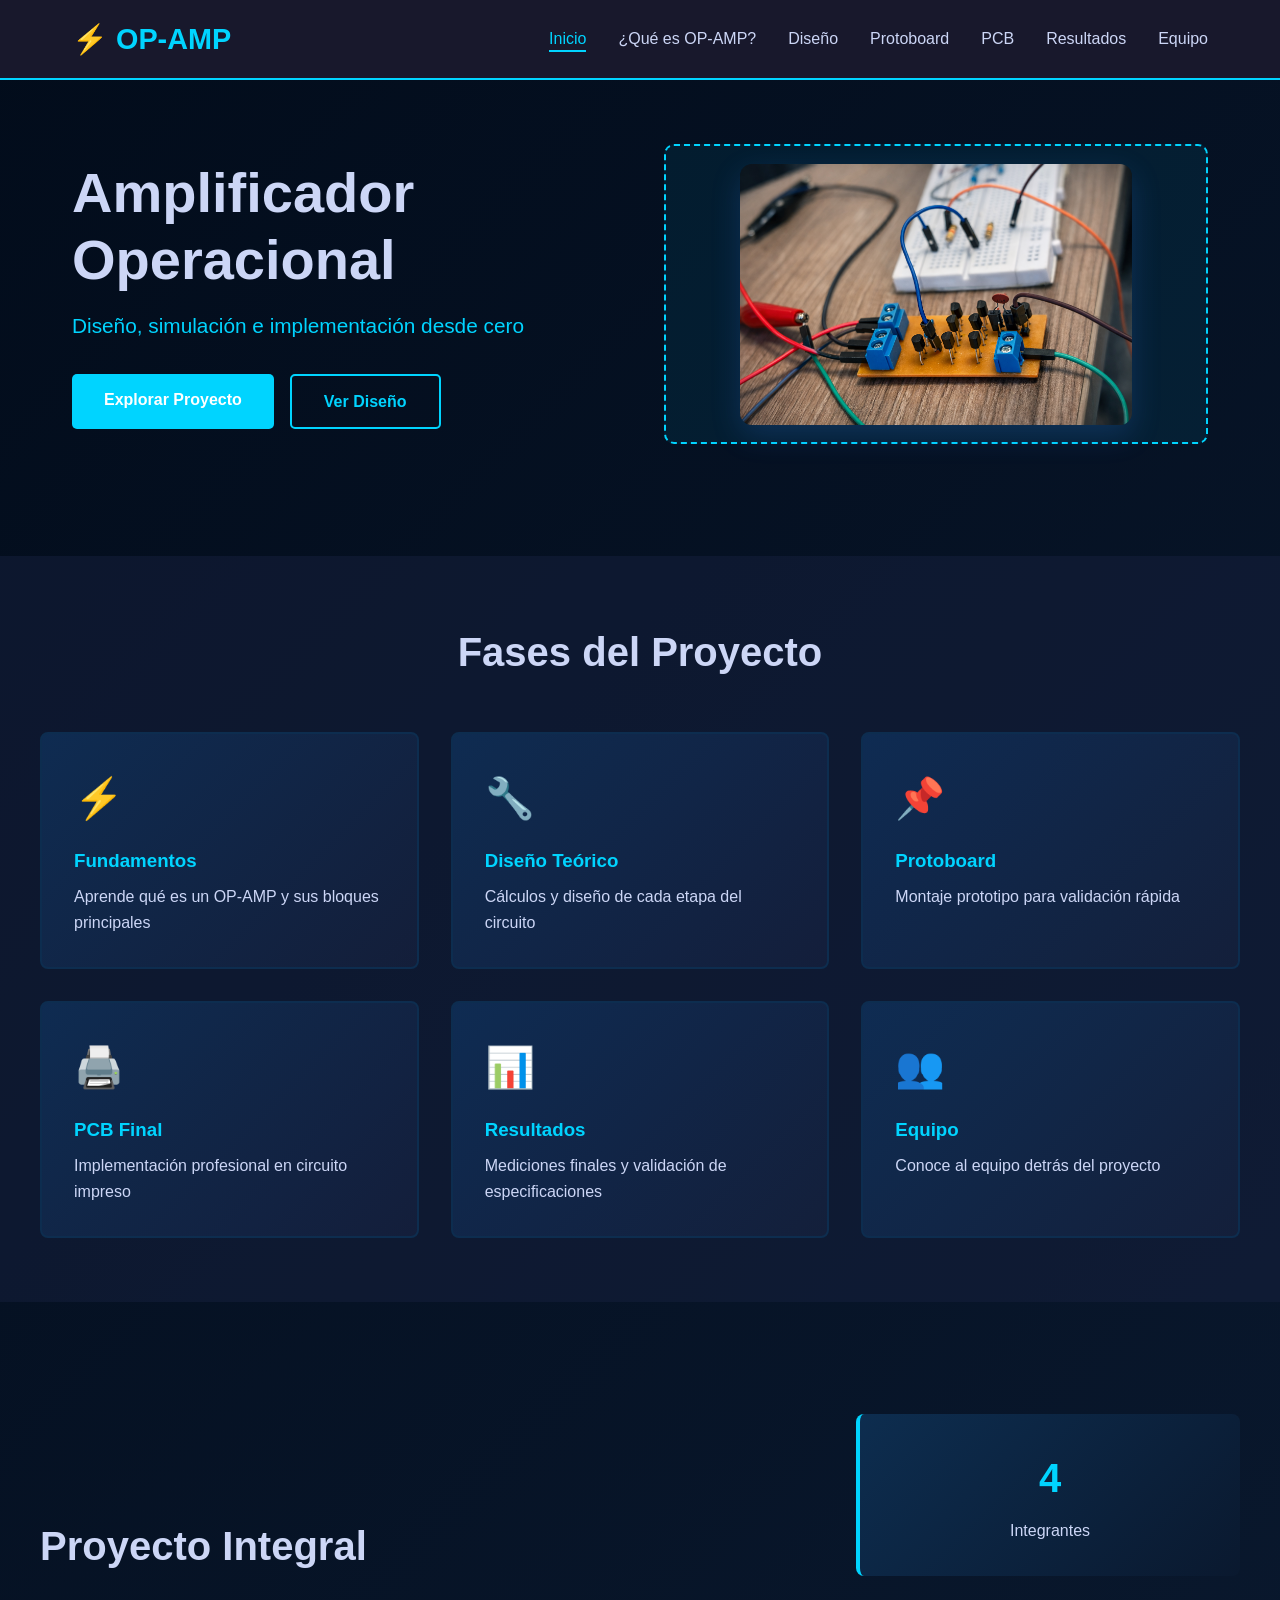
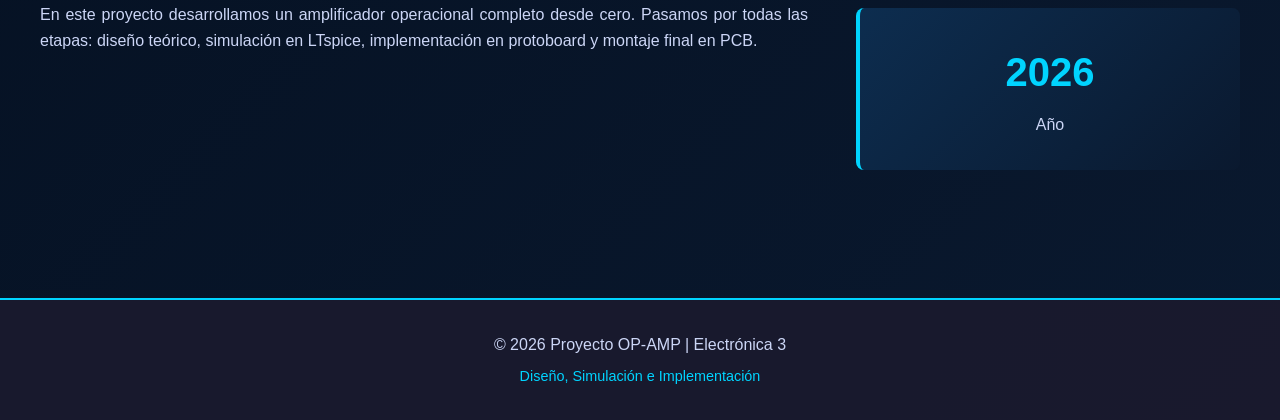
<file: index.html>
<!DOCTYPE html>
<!-- 
  ╔══════════════════════════════════════════════════════════╗
  ║  ARCHIVO: index.html  →  PÁGINA PRINCIPAL (Inicio)      ║
  ║  Este es el primer archivo que abre el navegador.       ║
  ╚══════════════════════════════════════════════════════════╝

  ¿CÓMO EDITAR ESTE ARCHIVO?
  ─────────────────────────────────────────────────────────
  • Ábrelo con cualquier editor de texto (Bloc de Notas,
    Visual Studio Code, Notepad++, etc.)
  • Busca el texto que quieres cambiar y cámbialo
  • Guarda el archivo y recarga el navegador para ver el resultado
  
  ESTRUCTURA GENERAL DE HTML:
  ─────────────────────────────────────────────────────────
  <etiqueta>  →  abre un elemento
  </etiqueta> →  cierra un elemento
  <!-- comentario 
-->

<!-- Esto le dice al navegador que es un documento HTML moderno -->
<html lang="es">
<!-- lang="es" le dice al navegador que el idioma es español -->

<head>
  <!-- ═══════════════════════════════════════════════════
       HEAD = Configuración de la página (no visible)
       Aquí van ajustes técnicos, el título de la pestaña
       y los enlaces a los archivos de estilos (CSS)
       ═══════════════════════════════════════════════════ -->

  <!-- Permite usar letras con tilde (á, é, ñ, etc.) -->
  <meta charset="UTF-8">

  <!-- Hace que la página se vea bien en celulares -->
  <meta name="viewport" content="width=device-width, initial-scale=1.0">

  <!-- ★ EDITAR: Cambia el texto que aparece en la pestaña del navegador -->
  <title>OP-AMP | Inicio - Proyecto Electrónica 3</title>

  <!-- Enlaza el archivo de estilos principal (colores, fuentes, etc.) -->
  <link rel="stylesheet" href="styles.css">
</head>

<body>
<!-- BODY = Todo lo que se ve en la pantalla va aquí -->

  <!-- ═══════════════════════════════════════════════════
       BARRA DE NAVEGACIÓN (menú superior)
       ═══════════════════════════════════════════════════ -->
  <nav class="navbar">
    <div class="nav-container">

      <!-- ★ EDITAR: Logo / nombre del sitio que aparece a la izquierda -->
      <div class="nav-logo">⚡ OP-AMP</div>
      <!-- Puedes cambiar el emoji y el texto: ej. 🔬 Mi Proyecto -->

      <!-- Botón de menú hamburguesa (aparece solo en celular) -->
      <div class="hamburger">
        <span></span>
        <span></span>
        <span></span>
      </div>

      <!-- Lista de enlaces del menú -->
      <ul class="nav-menu">
        <!-- Cada <li> es un ítem del menú -->
        <!-- class="nav-link active" → el enlace activo (página actual) se resalta -->
        <!-- href="..." → a qué archivo lleva ese enlace al hacer clic -->

        <!-- ★ EDITAR: Cambia el texto entre > y </a> para renombrar el menú -->
        <li><a href="index.html" class="nav-link active">Inicio</a></li>
        <li><a href="opamp.html" class="nav-link">¿Qué es OP-AMP?</a></li>
        <li><a href="diseño.html" class="nav-link">Diseño</a></li>
        <li><a href="protoboard.html" class="nav-link">Protoboard</a></li>
        <li><a href="pcb.html" class="nav-link">PCB</a></li>
        <li><a href="resultados.html" class="nav-link">Resultados</a></li>
        <li><a href="equipo.html" class="nav-link">Equipo</a></li>
      </ul>

    </div>
  </nav>
  <!-- FIN de la barra de navegación -->


  <!-- ═══════════════════════════════════════════════════
       SECCIÓN HERO (portada grande al inicio)
       Contiene: título, subtítulo, botones e imagen
       ═══════════════════════════════════════════════════ -->
  <section class="hero">

    <div class="hero-content">

      <!-- ★ EDITAR: Título principal grande -->
      <h1>Amplificador Operacional</h1>

      <!-- ★ EDITAR: Texto pequeño debajo del título (color cyan) -->
      <p class="hero-subtitle">Diseño, simulación e implementación desde cero</p>

      <!-- Botones de acción -->
      <div class="hero-buttons">
        <!-- Botón sólido (fondo cyan) -->
        <!-- href="..." → cambia a qué página va al hacer clic -->
        <!-- ★ EDITAR: Cambia el texto del botón -->
        <a href="opamp.html" class="btn btn-primary">Explorar Proyecto</a>

        <!-- Botón con borde (transparente) -->
        <a href="diseño.html" class="btn btn-outline">Ver Diseño</a>
      </div>

    </div>

    <!-- Imagen o placeholder a la derecha del título -->
    <div class="hero-image">
      <div class="placeholder-box">
        <!-- ★ EDITAR: Reemplaza este texto con una etiqueta <img> cuando tengas la foto -->
        <!-- Ejemplo para poner una imagen real:
             <img src="fotos/circuito.jpg" alt="Foto del circuito" style="width:100%; border-radius:10px;">
        -->
            <img src="images/circuito.jpg" alt="Circuito OP-AMP" style="max-width: 95%; height: auto; border-radius: 12px; box-shadow: 0 10px 30px rgba(59, 130, 246, 0.2);">
      </div>
    </div>

  </section>
  <!-- FIN sección Hero -->


  <!-- ═══════════════════════════════════════════════════
       SECCIÓN DE TARJETAS (Fases del Proyecto)
       Muestra las 7 secciones del proyecto como tarjetas
       ═══════════════════════════════════════════════════ -->
  <section class="overview">
    <div class="container">

      <!-- ★ EDITAR: Título de esta sección -->
      <h2 class="section-title">Fases del Proyecto</h2>

      <div class="cards-grid">
        <!-- Cada bloque <a class="card"> es una tarjeta clickeable -->
        <!-- href="..." → a qué página va al hacer clic -->
        <!-- card-icon → el emoji grande arriba de la tarjeta -->
        <!-- <h3> → título de la tarjeta (en cyan) -->
        <!-- <p> → descripción de la tarjeta -->

        <!-- ★ EDITAR: Cambia emojis, títulos y descripciones de cada tarjeta -->

        <a href="opamp.html" class="card">
          <div class="card-icon">⚡</div>
          <h3>Fundamentos</h3>
          <p>Aprende qué es un OP-AMP y sus bloques principales</p>
        </a>

        <a href="diseño.html" class="card">
          <div class="card-icon">🔧</div>
          <h3>Diseño Teórico</h3>
          <p>Cálculos y diseño de cada etapa del circuito</p>
        </a>


        <a href="protoboard.html" class="card">
          <div class="card-icon">📌</div>
          <h3>Protoboard</h3>
          <p>Montaje prototipo para validación rápida</p>
        </a>

        <a href="pcb.html" class="card">
          <div class="card-icon">🖨️</div>
          <h3>PCB Final</h3>
          <p>Implementación profesional en circuito impreso</p>
        </a>

        <a href="resultados.html" class="card">
          <div class="card-icon">📊</div>
          <h3>Resultados</h3>
          <p>Mediciones finales y validación de especificaciones</p>
        </a>

        <a href="equipo.html" class="card">
          <div class="card-icon">👥</div>
          <h3>Equipo</h3>
          <p>Conoce al equipo detrás del proyecto</p>
        </a>

      </div>
    </div>
  </section>
  <!-- FIN sección tarjetas -->


  <!-- ═══════════════════════════════════════════════════
       SECCIÓN INFO (texto + estadísticas)
       ═══════════════════════════════════════════════════ -->
  <section class="info">
    <div class="container">
      <div class="info-content">

        <!-- Columna izquierda: texto -->
        <div class="info-text">
          <!-- ★ EDITAR: Título de esta sección -->
          <h2>Proyecto Integral</h2>

          <!-- ★ EDITAR: Párrafos descriptivos del proyecto -->
          <p>
            En este proyecto desarrollamos un amplificador operacional completo desde cero. 
            Pasamos por todas las etapas: diseño teórico, simulación en LTspice, 
            implementación en protoboard y montaje final en PCB.
          </p>
          
        </div>

        <!-- Columna derecha: cajitas con números -->
        <div class="info-stats">

          <!-- Cada stat-box es una cajita con número y etiqueta -->
          <!-- ★ EDITAR: Cambia los números y etiquetas según tu proyecto -->

      

          <div class="stat-box">
            <div class="stat-number">4</div>
            <div class="stat-label">Integrantes</div>
          </div>

          <div class="stat-box">
            <div class="stat-number">2026</div>
            <div class="stat-label">Año</div>
          </div>

        </div>
      </div>
    </div>
  </section>
  <!-- FIN sección info -->


  <!-- ═══════════════════════════════════════════════════
       PIE DE PÁGINA (Footer)
       Aparece al final de todas las páginas
       ═══════════════════════════════════════════════════ -->
  <footer class="footer">
    <div class="container">
      <!-- ★ EDITAR: Texto del footer. &copy; es el símbolo © -->
      <p>&copy; 2026 Proyecto OP-AMP | Electrónica 3</p>
      <p class="footer-subtitle">Diseño, Simulación e Implementación</p>
    </div>
  </footer>
  <!-- FIN footer -->

  <!-- Script de JavaScript (maneja el menú en celular) -->
  <!-- No necesitas tocar este archivo para editar contenido -->
  <script src="script.js"></script>

</body>
</html>
</file>
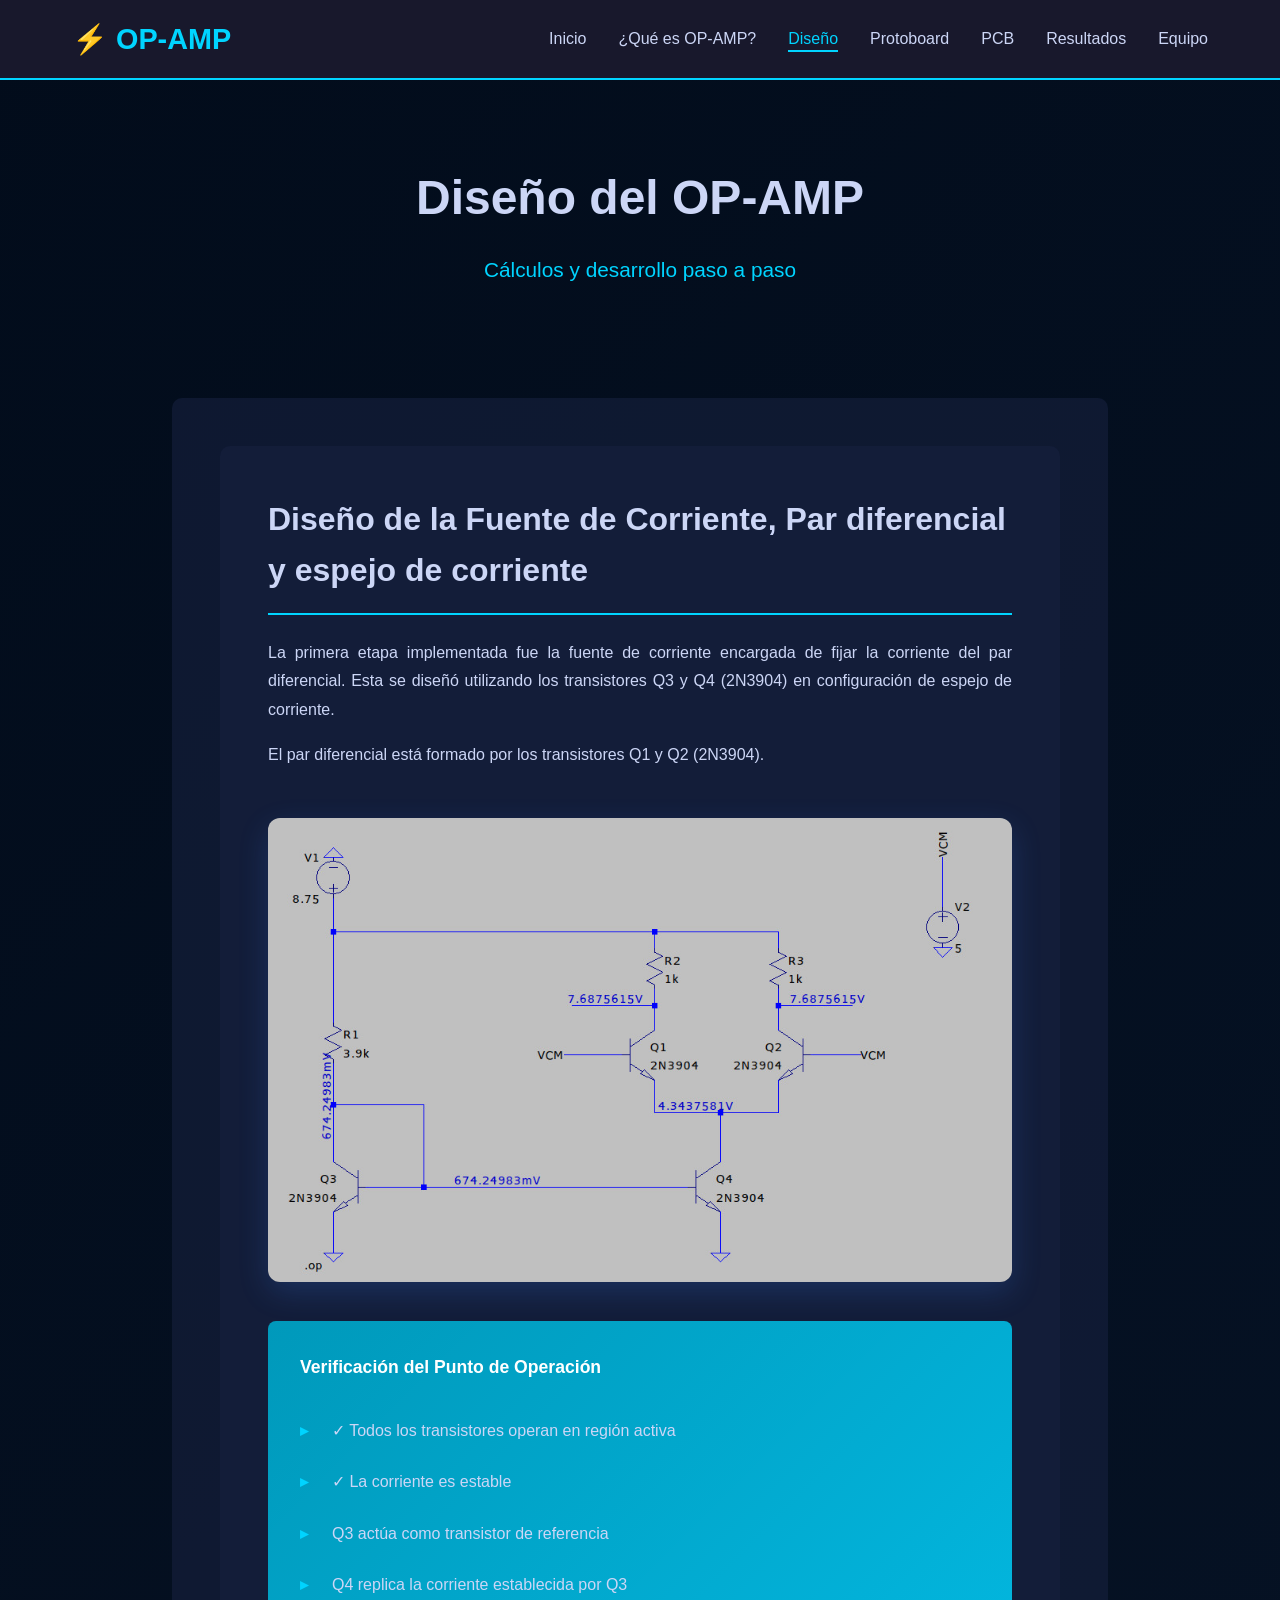
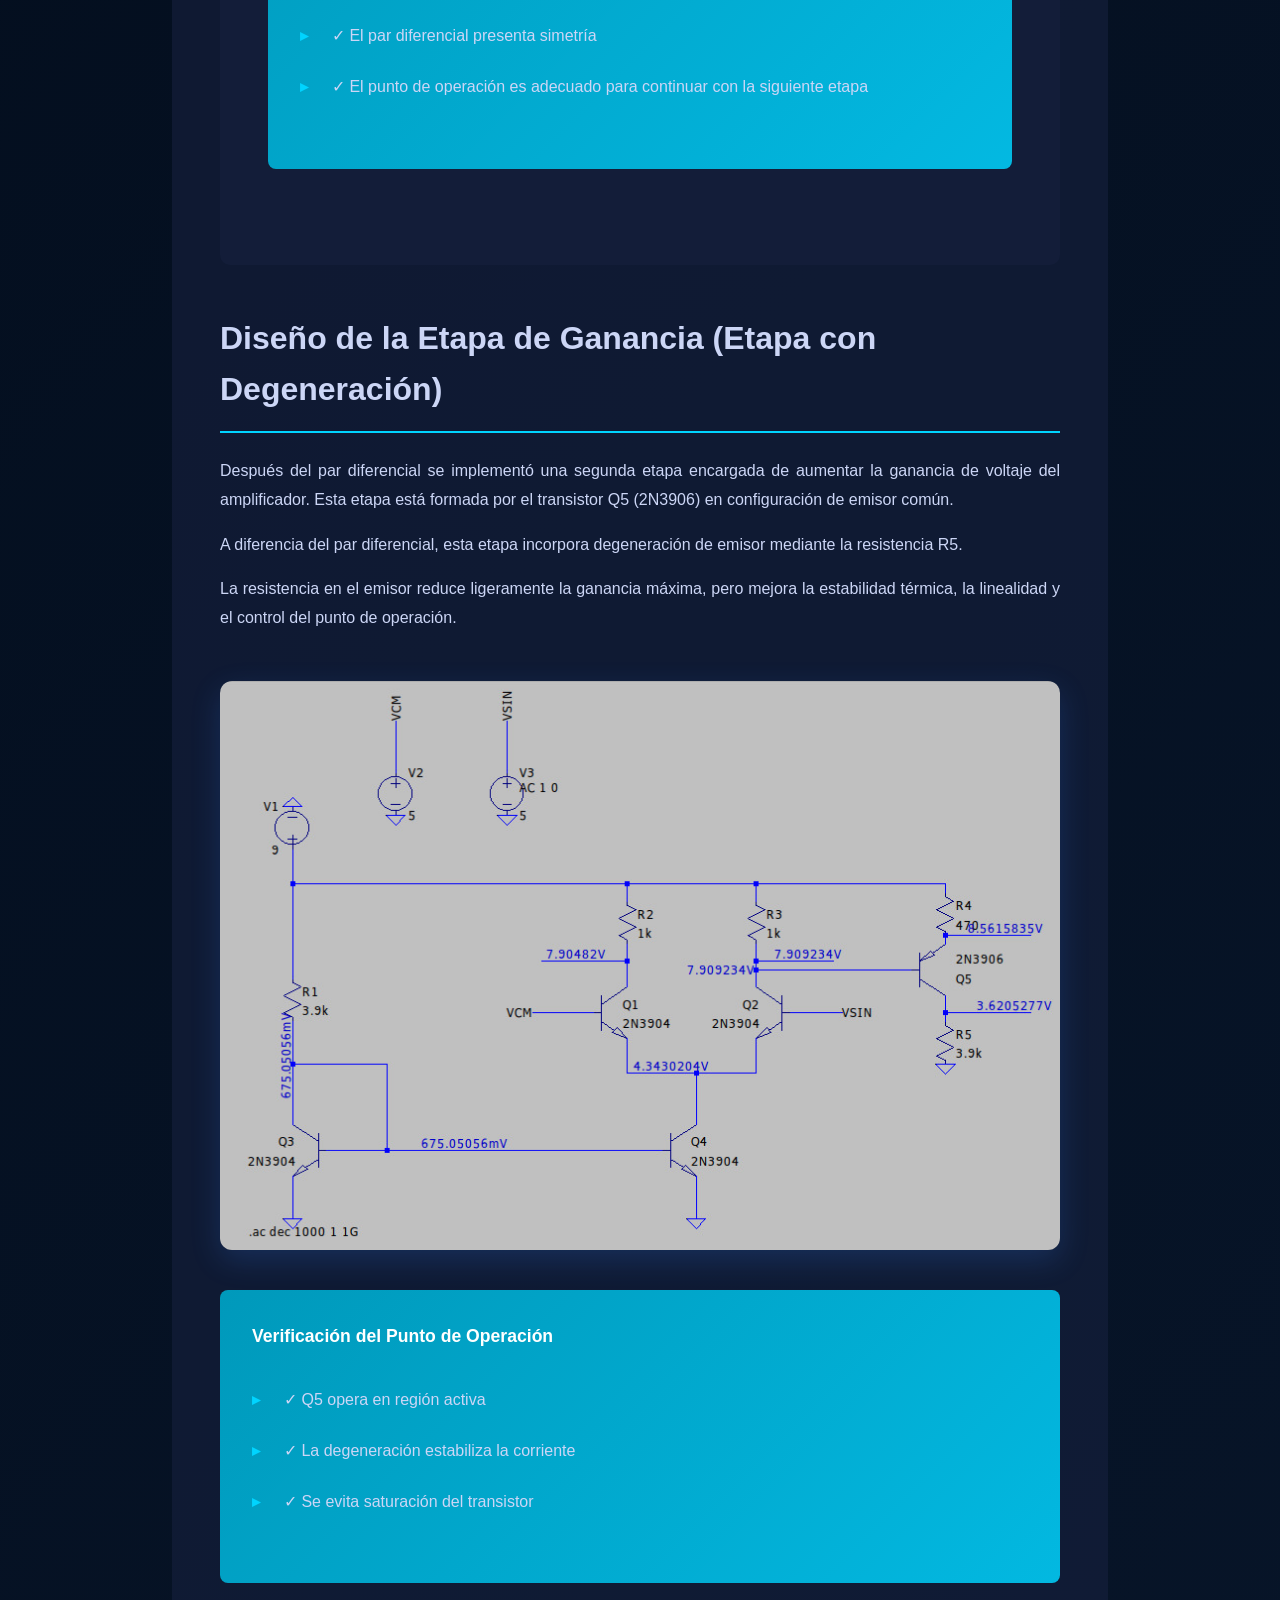
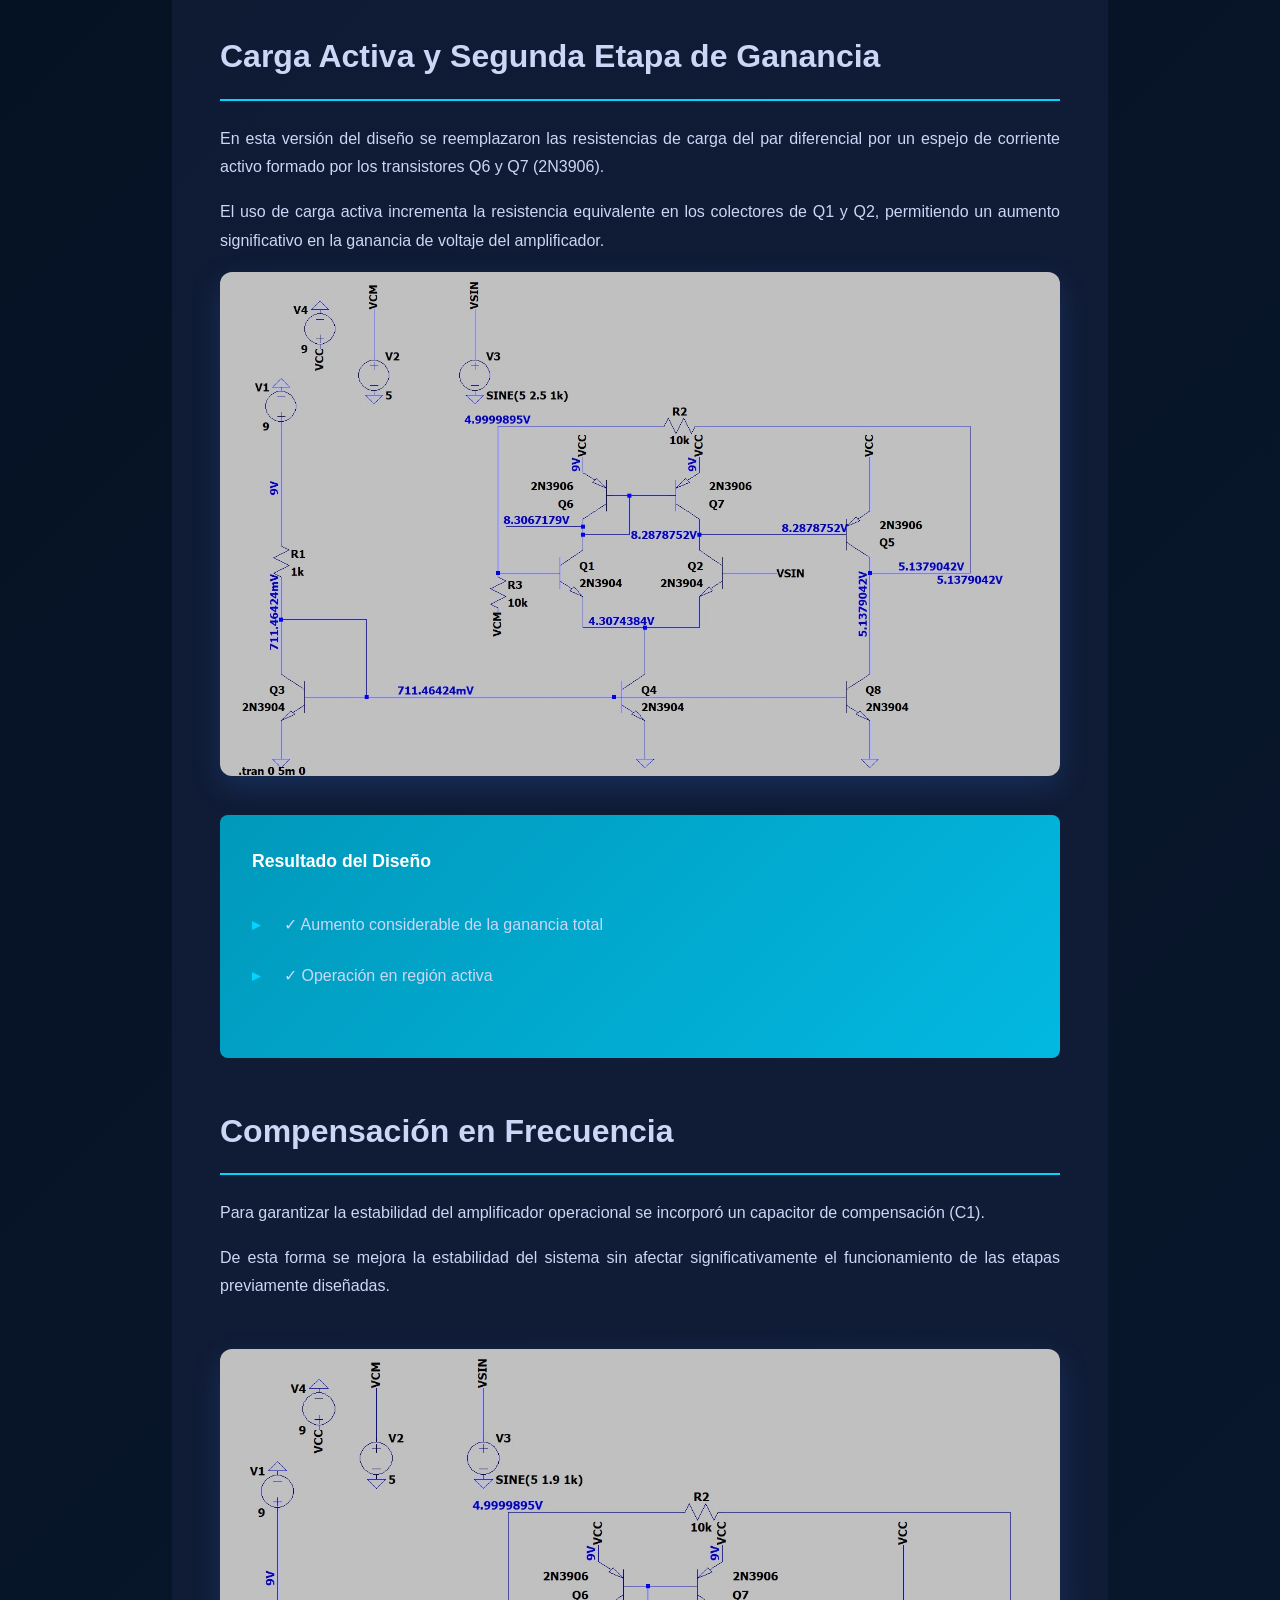
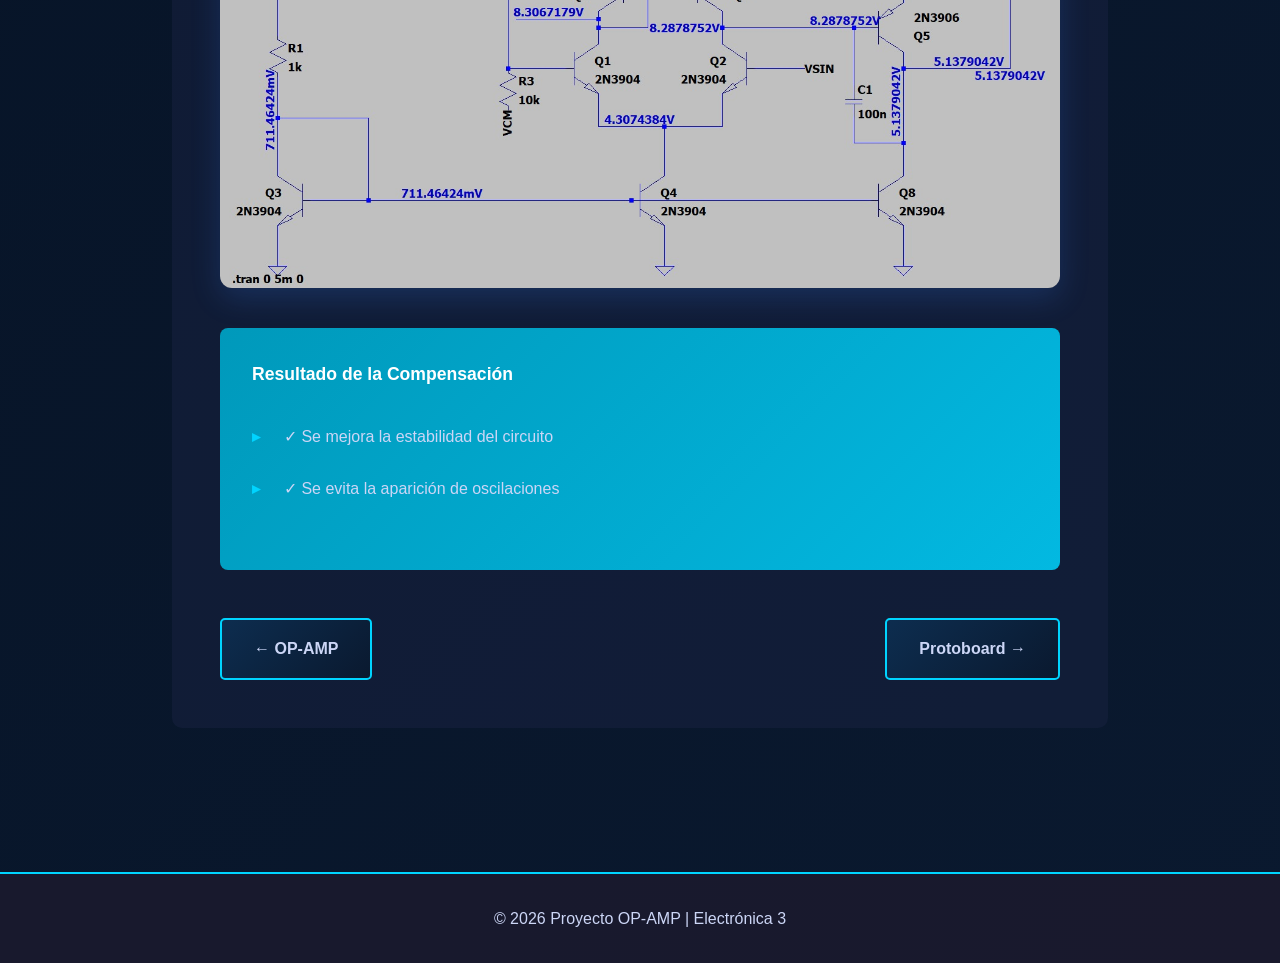
<file: diseño.html>
<!DOCTYPE html>
<!--
  ╔══════════════════════════════════════════════════════════╗
  ║  ARCHIVO: diseño.html  →  Página "Diseño del OP-AMP"    ║
  ╚══════════════════════════════════════════════════════════╝
  
  CONSEJO: Para agregar una nueva sección, copia este bloque
  y pégalo dentro de .page-content:
  
  <section>
    <h2>Nombre de la Sección</h2>
    <p>Tu texto aquí...</p>
  </section>
-->
<html lang="es">
<head>
  <meta charset="UTF-8">
  <meta name="viewport" content="width=device-width, initial-scale=1.0">
  <!-- ★ EDITAR: título en la pestaña -->
  <title>Diseño del OP-AMP - Proyecto OP-AMP</title>
  <link rel="stylesheet" href="styles.css">
  <link rel="stylesheet" href="pages.css">
</head>
<body>

  <!-- ─── BARRA DE NAVEGACIÓN (igual en todas las páginas) ─── -->
  <nav class="navbar">
    <div class="nav-container">
      <div class="nav-logo">⚡ OP-AMP</div>
      <ul class="nav-menu">
        <li><a href="index.html"        class="nav-link">Inicio</a></li>
        <li><a href="opamp.html"        class="nav-link">¿Qué es OP-AMP?</a></li>
        <!-- active → enlace resaltado (página actual) -->
        <li><a href="diseño.html"       class="nav-link active">Diseño</a></li>
   
        <li><a href="protoboard.html"   class="nav-link">Protoboard</a></li>
        <li><a href="pcb.html"          class="nav-link">PCB</a></li>
        <li><a href="resultados.html"   class="nav-link">Resultados</a></li>
        <li><a href="equipo.html"       class="nav-link">Equipo</a></li>
      </ul>
    </div>
  </nav>

  <main class="page-container">

    <!-- ─── ENCABEZADO ─── -->
    <div class="page-header">
      <!-- ★ EDITAR: título y subtítulo de la página -->
      <h1>Diseño del OP-AMP</h1>
      <p class="page-subtitle">Cálculos y desarrollo paso a paso</p>
    </div>

    <div class="page-content">
      <div class="page-content">

  <!-- ══════════ SECCIÓN: Fuente de Corriente ══════════ -->
  <section>
    <h2>Diseño de la Fuente de Corriente, Par diferencial y espejo de corriente</h2>

    <p>La primera etapa implementada fue la fuente de corriente encargada de fijar la corriente del par diferencial. Esta se diseñó utilizando los transistores Q3 y Q4 (2N3904) en configuración de espejo de corriente.</p>
    <p>El par diferencial está formado por los transistores Q1 y Q2 (2N3904).<p>
  

    
  </section>

  
  <!-- ══════════ SECCIÓN: Espejo de Corriente ══════════ -->
    <div class="hero-image">
        <!-- ★ EDITAR: Reemplaza este texto con una etiqueta <img> cuando tengas la foto -->
        <!-- Ejemplo para poner una imagen real:
             <img src="fotos/circuito.jpg" alt="Foto del circuito" style="width:100%; border-radius:10px;">
        -->
            <img src="images/simulacion1.jpg" alt="Circuito OP-AMP" style="max-width: 100%; height: auto; border-radius: 12px; box-shadow: 0 10px 30px rgba(59, 130, 246, 0.2);">
    
    </div>


  <!-- ══════════ SECCIÓN: Punto de Operación (.op) ══════════ -->
  <section>

    <div class="highlight-section">
      <h4>Verificación del Punto de Operación</h4>
      <ul class="list-items">
        <li>✓ Todos los transistores operan en región activa</li>
        <li>✓ La corriente es estable</li>
        <li>Q3 actúa como transistor de referencia </li>
        <li>Q4 replica la corriente establecida por Q3</li>
        <li>✓ El par diferencial presenta simetría</li>
        <li>✓ El punto de operación es adecuado para continuar con la siguiente etapa</li>
      </ul>
    </div>
  </section>

</div>

<!-- ══════════ SECCIÓN: Segunda Etapa de Ganancia ══════════ -->
<!-- ══════════ SECCIÓN: Segunda Etapa de Ganancia ══════════ -->
<section>
  <h2>Diseño de la Etapa de Ganancia (Etapa con Degeneración)</h2>

  <p>Después del par diferencial se implementó una segunda etapa encargada de aumentar la ganancia de voltaje del amplificador. Esta etapa está formada por el transistor Q5 (2N3906) en configuración de emisor común.</p>

  <p>A diferencia del par diferencial, esta etapa incorpora degeneración de emisor mediante la resistencia R5.</p>

 

  <p>La resistencia en el emisor reduce ligeramente la ganancia máxima, pero mejora la estabilidad térmica, la linealidad y el control del punto de operación.</p>
</section>

   <div class="hero-image">
        <!-- ★ EDITAR: Reemplaza este texto con una etiqueta <img> cuando tengas la foto -->
        <!-- Ejemplo para poner una imagen real:
             <img src="fotos/circuito.jpg" alt="Foto del circuito" style="width:100%; border-radius:10px;">
        -->
          <img src="images/simulacion 2.jpg" alt="Circuito OP-AMP" style="max-width: 100%; height: auto; border-radius: 12px; box-shadow: 0 10px 30px rgba(59, 130, 246, 0.2);">
    
   </div>
<!-- ══════════ SECCIÓN: Punto de Operación Segunda Etapa ══════════ -->
<section>

  <div class="highlight-section">
    <h4>Verificación del Punto de Operación</h4>
    <ul class="list-items">
      <li>✓ Q5 opera en región activa</li>
      <li>✓ La degeneración estabiliza la corriente</li>
      <li>✓ Se evita saturación del transistor</li>
    </ul>
  </div>



</section>



<!-- ══════════ SECCIÓN: Carga Activa y Segunda Etapa ══════════ -->
<section>
  <h2>Carga Activa y Segunda Etapa de Ganancia</h2>

  <p>En esta versión del diseño se reemplazaron las resistencias de carga del par diferencial por un espejo de corriente activo formado por los transistores Q6 y Q7 (2N3906).</p>

  <p>El uso de carga activa incrementa la resistencia equivalente en los colectores de Q1 y Q2, permitiendo un aumento significativo en la ganancia de voltaje del amplificador.</p>
<div class="hero-image">
        <!-- ★ EDITAR: Reemplaza este texto con una etiqueta <img> cuando tengas la foto -->
        <!-- Ejemplo para poner una imagen real:
             <img src="fotos/circuito.jpg" alt="Foto del circuito" style="width:100%; border-radius:10px;">
        -->
          <img src="images/simulacion3.jpg" alt="Circuito OP-AMP" style="max-width: 100%; height: auto; border-radius: 12px; box-shadow: 0 10px 30px rgba(59, 130, 246, 0.2);">
    
   </div>
  

  <div class="highlight-section">
    <h4>Resultado del Diseño</h4>
    <ul class="list-items">
      <li>✓ Aumento considerable de la ganancia total</li>
      <li>✓ Operación en región activa</li>
    </ul>
  </div>
</section>



<!-- ══════════ SECCIÓN: Compensación ══════════ -->
<section>
  <h2>Compensación en Frecuencia</h2>

  <p>Para garantizar la estabilidad del amplificador operacional se incorporó un capacitor de compensación (C1).</p>

  <p>De esta forma se mejora la estabilidad del sistema sin afectar significativamente el funcionamiento de las etapas previamente diseñadas.</p>
</section>

<div class="hero-image">
  <img src="images/simulacion5.jpg"
       alt="Compensación del OP-AMP"
       style="max-width: 100%; height: auto; border-radius: 12px; box-shadow: 0 10px 30px rgba(59, 130, 246, 0.2);">
</div>

<section>
  <div class="highlight-section">
    <h4>Resultado de la Compensación</h4>
    <ul class="list-items">
      <li>✓ Se mejora la estabilidad del circuito</li>
      <li>✓ Se evita la aparición de oscilaciones</li>
    </ul>
  </div>
</section>




















    <!-- FIN .page-content -->

    <!-- ─── BOTONES DE NAVEGACIÓN ─── -->
    <!-- ★ EDITAR: href y texto de cada botón -->
    <div class="page-nav">
      <a href="opamp.html"        class="nav-btn">← OP-AMP</a>
      <a href="protoboard.html" class="nav-btn next">Protoboard →</a>
    </div>

  </main>

  <footer class="footer">
    <div class="container">
      <p>&copy; 2026 Proyecto OP-AMP | Electrónica 3</p>
    </div>
  </footer>

  <script src="script.js"></script>
</body>
</html>
</file>
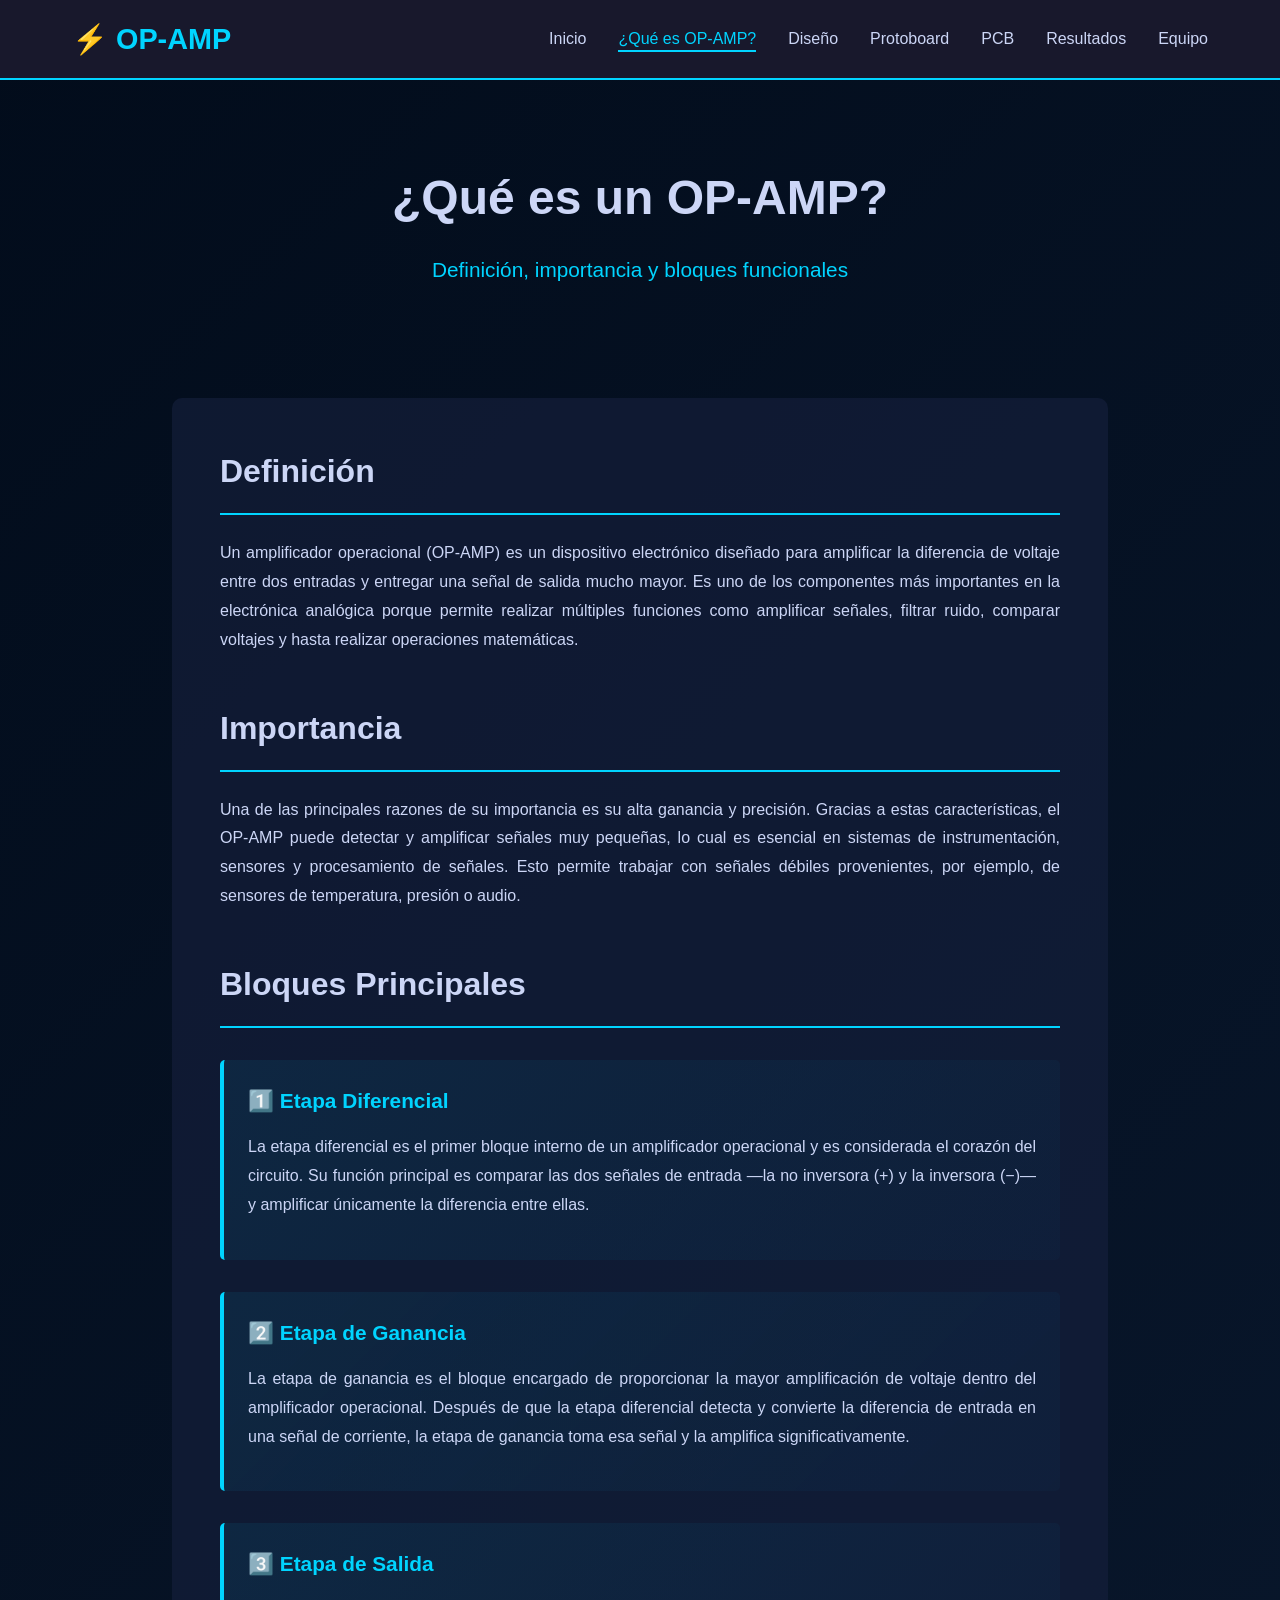
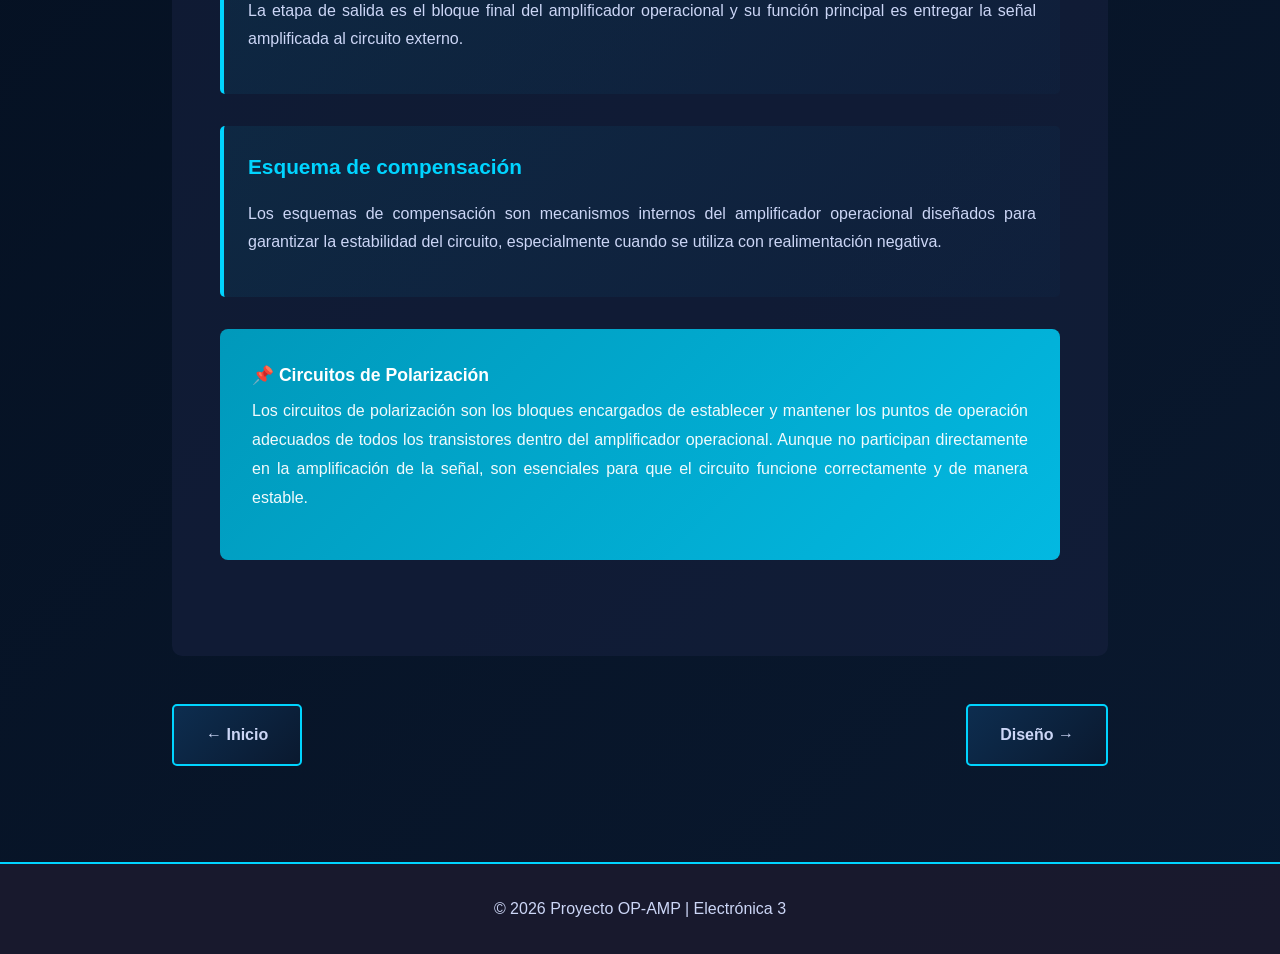
<file: opamp.html>
<!DOCTYPE html>
<!--
  ╔══════════════════════════════════════════════════════════╗
  ║  ARCHIVO: opamp.html  →  Página "¿Qué es OP-AMP?"       ║
  ╚══════════════════════════════════════════════════════════╝
  
  ESTRUCTURA DE TODAS LAS PÁGINAS INTERNAS:
  ─────────────────────────────────────────
  1. <head>      → Configuración (título, estilos)
  2. <nav>       → Barra de navegación (igual en todas)
  3. <main>      → Contenido principal de esta página
     ├── .page-header   → Título + subtítulo
     └── .page-content  → Secciones con el contenido
  4. .page-nav   → Botones ← anterior / siguiente →
  5. <footer>    → Pie de página
  6. <script>    → JavaScript
-->
<html lang="es">
<head>
  <meta charset="UTF-8">
  <meta name="viewport" content="width=device-width, initial-scale=1.0">

  <!-- ★ EDITAR: título en la pestaña del navegador -->
  <title>¿Qué es OP-AMP? - Proyecto OP-AMP</title>

  <!-- Esta página usa DOS archivos CSS:
       styles.css  → estilos generales (navbar, footer, colores)
       pages.css   → estilos de páginas internas (block-card, list-items, etc.) -->
  <link rel="stylesheet" href="styles.css">
  <link rel="stylesheet" href="pages.css">
</head>
<body>

  <!-- ─── BARRA DE NAVEGACIÓN ─── -->
  <!-- Es igual en todas las páginas. Para editar el menú,
       recuerda cambiar TODOS los archivos HTML -->
  <nav class="navbar">
    <div class="nav-container">
      <div class="nav-logo">⚡ OP-AMP</div>
      <ul class="nav-menu">
        <li><a href="index.html"       class="nav-link">Inicio</a></li>
        <!-- class="nav-link active" → resalta este enlace (página actual) -->
        <li><a href="opamp.html"       class="nav-link active">¿Qué es OP-AMP?</a></li>
        <li><a href="diseño.html"      class="nav-link">Diseño</a></li>
        <li><a href="protoboard.html"  class="nav-link">Protoboard</a></li>
        <li><a href="pcb.html"         class="nav-link">PCB</a></li>
        <li><a href="resultados.html"  class="nav-link">Resultados</a></li>
        <li><a href="equipo.html"      class="nav-link">Equipo</a></li>
      </ul>
    </div>
  </nav>

  <!-- ─── CONTENIDO PRINCIPAL ─── -->
  <main class="page-container">

    <!-- Encabezado de la página (título grande + subtítulo cyan) -->
    <div class="page-header">
      <!-- ★ EDITAR: título principal de esta página -->
      <h1>¿Qué es un OP-AMP?</h1>
      <!-- ★ EDITAR: subtítulo en cyan debajo del título -->
      <p class="page-subtitle">Definición, importancia y bloques funcionales</p>
    </div>

    <!-- Caja de contenido (fondo semitransparente) -->
    <div class="page-content">

      <!-- ══════════ SECCIÓN 1 ══════════ -->
      <section>
        <!-- h2 → título con línea cyan abajo -->
        <!-- ★ EDITAR: nombre de la sección -->
        <h2>Definición</h2>

        <!-- ★ EDITAR: párrafos de texto -->
        <p>
          Un amplificador operacional (OP-AMP) es un dispositivo electrónico diseñado para amplificar la diferencia de voltaje entre dos entradas y entregar una señal de salida mucho mayor. Es uno de los componentes más importantes en la electrónica analógica porque permite realizar múltiples funciones como amplificar señales, filtrar ruido, comparar voltajes y hasta realizar operaciones matemáticas.

        <p>
      
      </section>

      <!-- ══════════ SECCIÓN 2 ══════════ -->
      <section>
        <h2>Importancia </h2>

        <!-- Lista con flechas ▸ (estilo definido en pages.css) -->
        <!-- ★ EDITAR: agrega, quita o cambia los <li> según necesites -->
        <p>
          Una de las principales razones de su importancia es su alta ganancia y precisión. Gracias a estas características, el OP-AMP puede detectar y amplificar señales muy pequeñas, lo cual es esencial en sistemas de instrumentación, sensores y procesamiento de señales. Esto permite trabajar con señales débiles provenientes, por ejemplo, de sensores de temperatura, presión o audio.
        </p>
      </section>

      <!-- ══════════ SECCIÓN 3 ══════════ -->
      <section>
        <h2>Bloques Principales</h2>

        <!-- block-card → caja con borde izquierdo cyan (estilo en pages.css) -->
        <!-- ★ EDITAR: puedes copiar y pegar este bloque para agregar más tarjetas -->
        <div class="block-card">
          <h3>1️⃣ Etapa Diferencial</h3>
          <p>
           La etapa diferencial es el primer bloque interno de un amplificador operacional y es considerada el corazón del circuito. Su función principal es comparar las dos señales de entrada —la no inversora (+) y la inversora (−)— y amplificar únicamente la diferencia entre ellas.
          </p>
          
        </div>

        <div class="block-card">
          <h3>2️⃣ Etapa de Ganancia</h3>
          <p>
            La etapa de ganancia es el bloque encargado de proporcionar la mayor amplificación de voltaje dentro del amplificador operacional. Después de que la etapa diferencial detecta y convierte la diferencia de entrada en una señal de corriente, la etapa de ganancia toma esa señal y la amplifica significativamente.
          </p>
         
        </div>

        <div class="block-card">
          <h3>3️⃣ Etapa de Salida</h3>
          <p>
           La etapa de salida es el bloque final del amplificador operacional y su función principal es entregar la señal amplificada al circuito externo.
          </p>
          
        </div>


        <div class="block-card">
          <h3>Esquema de compensación</h3>
          <p>
            Los esquemas de compensación son mecanismos internos del amplificador operacional diseñados para garantizar la estabilidad del circuito, especialmente cuando se utiliza con realimentación negativa.
          </p>
         
        </div>


        <!-- highlight-section → caja de fondo cyan para info muy importante -->
        <!-- ★ EDITAR: cambia el contenido de esta caja resaltada -->
        <div class="highlight-section">
          <h4>📌 Circuitos de Polarización</h4>
          <p>
            Los circuitos de polarización son los bloques encargados de establecer y mantener los puntos de operación adecuados de todos los transistores dentro del amplificador operacional. Aunque no participan directamente en la amplificación de la señal, son esenciales para que el circuito funcione correctamente y de manera estable.
          </p>
        </div>

      </section>
    </div>
    <!-- FIN .page-content -->

    <!-- Botones de navegación entre páginas -->
    <!-- ★ EDITAR: cambia href y texto de los botones -->
    <div class="page-nav">
      <a href="index.html"  class="nav-btn">← Inicio</a>    <!-- botón izquierdo -->
      <a href="diseño.html" class="nav-btn next">Diseño →</a> <!-- botón derecho -->
    </div>

  </main>

  <!-- Pie de página -->
  <footer class="footer">
    <div class="container">
      <!-- ★ EDITAR: texto del footer -->
      <p>&copy; 2026 Proyecto OP-AMP | Electrónica 3</p>
    </div>
  </footer>

  <script src="script.js"></script>
</body>
</html>
</file>
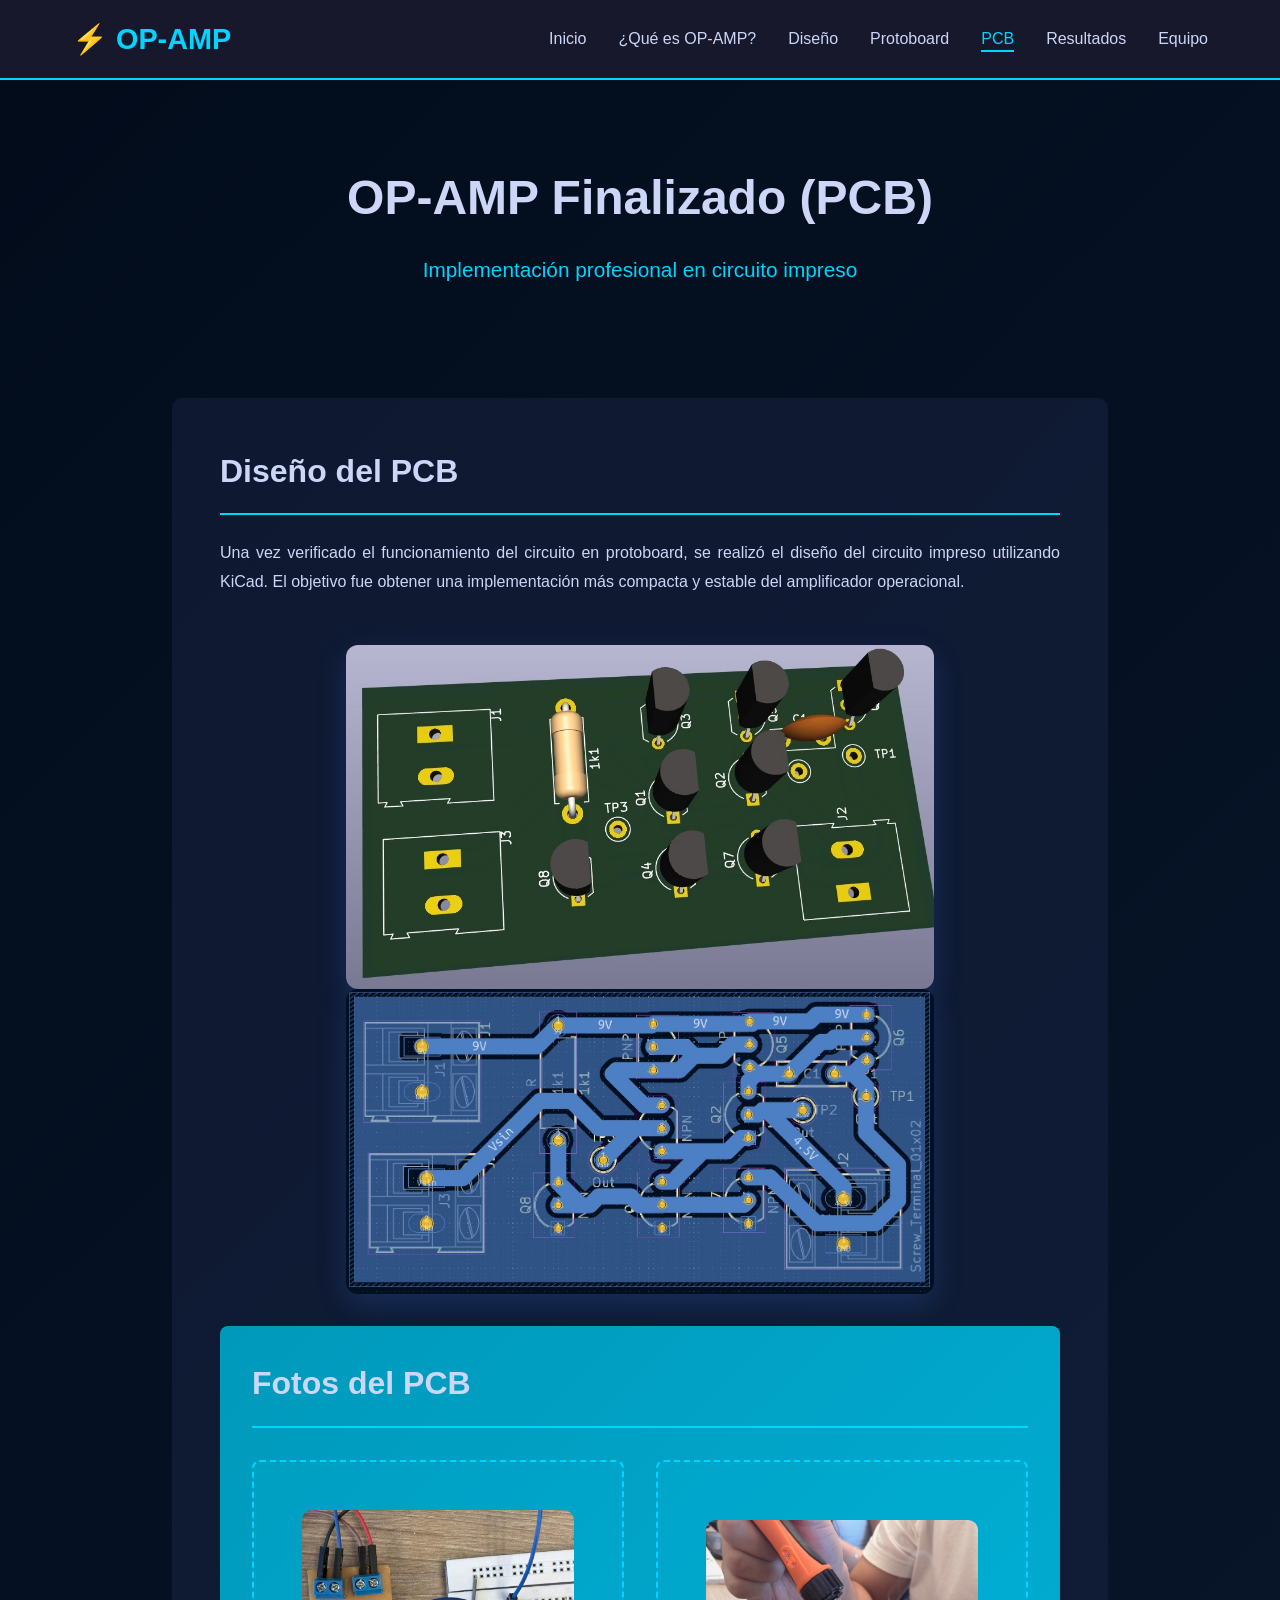
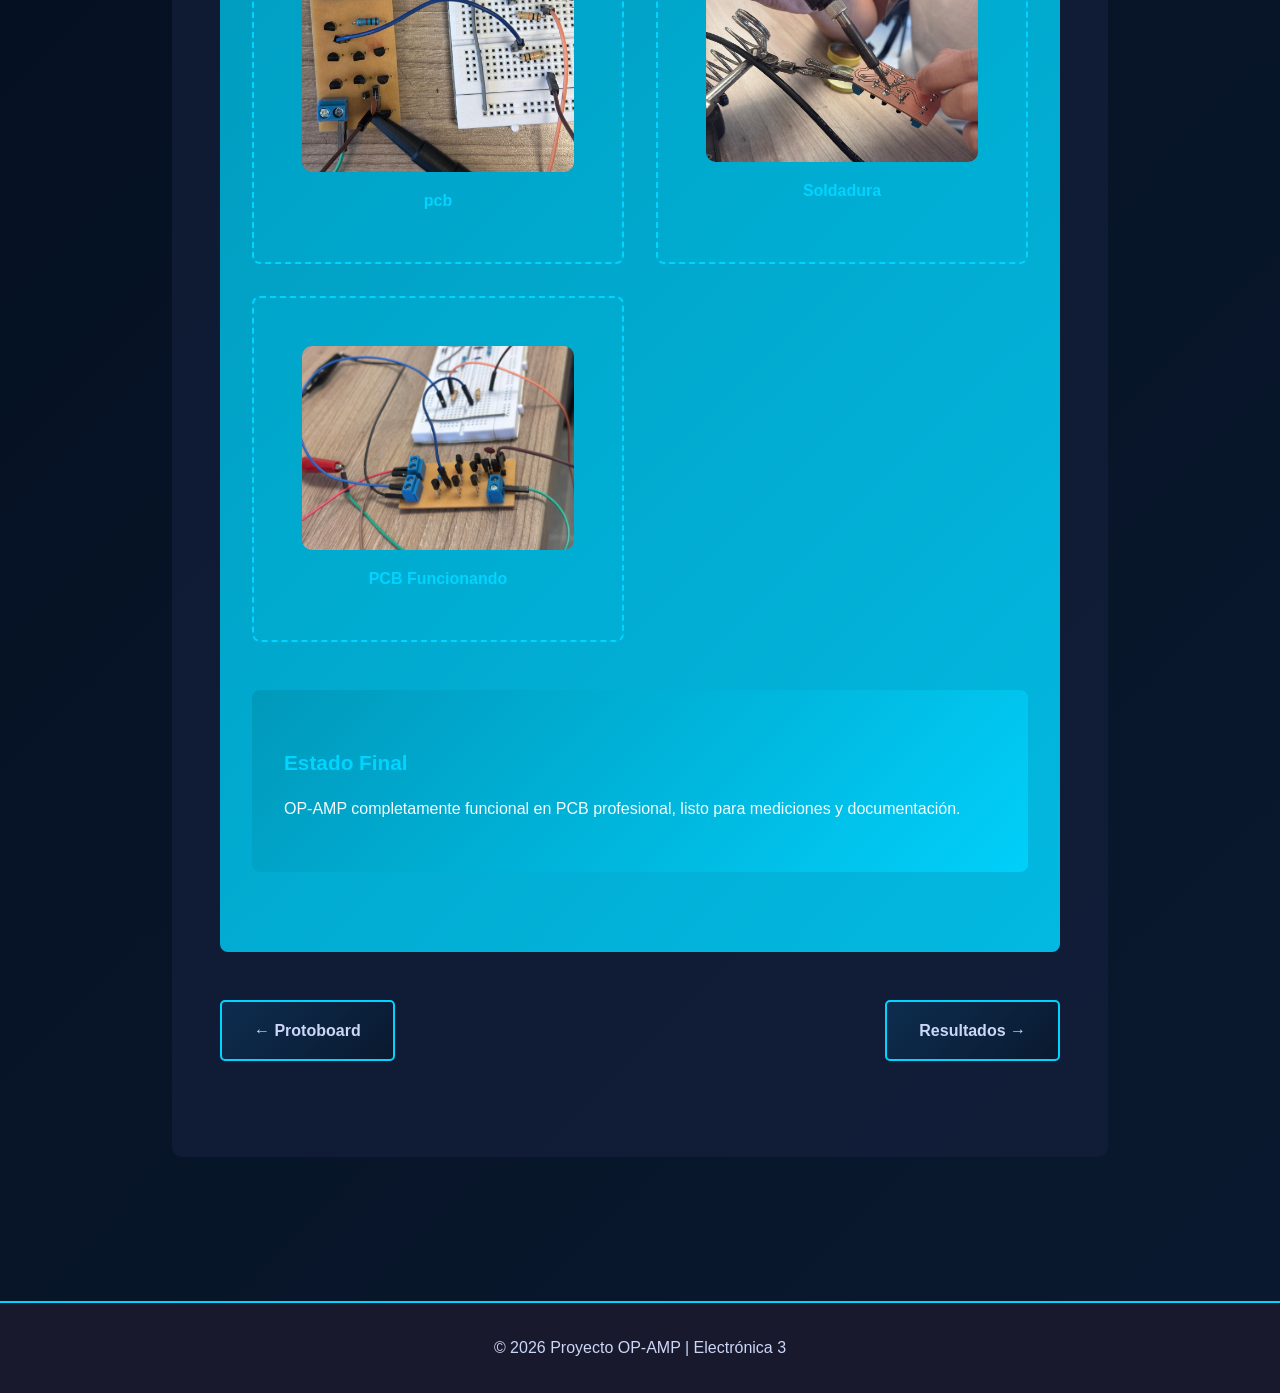
<file: pcb.html>
<!DOCTYPE html>
<!--
  ╔══════════════════════════════════════════════════════════╗
  ║  ARCHIVO: pcb.html  →  Página "PCB Finalizado"          ║
  ╚══════════════════════════════════════════════════════════╝
-->
<html lang="es">
<head>
  <meta charset="UTF-8">
  <meta name="viewport" content="width=device-width, initial-scale=1.0">
  <title>PCB Finalizado - Proyecto OP-AMP</title>
  <link rel="stylesheet" href="styles.css">
  <link rel="stylesheet" href="pages.css">
</head>
<body>

  <nav class="navbar">
    <div class="nav-container">
      <div class="nav-logo">⚡ OP-AMP</div>
      <ul class="nav-menu">
        <li><a href="index.html"        class="nav-link">Inicio</a></li>
        <li><a href="opamp.html"        class="nav-link">¿Qué es OP-AMP?</a></li>
        <li><a href="diseño.html"       class="nav-link">Diseño</a></li>
        <li><a href="protoboard.html"   class="nav-link">Protoboard</a></li>
        <!-- active → página actual resaltada -->
        <li><a href="pcb.html"          class="nav-link active">PCB</a></li>
        <li><a href="resultados.html"   class="nav-link">Resultados</a></li>
        <li><a href="equipo.html"       class="nav-link">Equipo</a></li>
      </ul>
    </div>
  </nav>

  <main class="page-container">

    <div class="page-header">
      <!-- ★ EDITAR: título y subtítulo -->
      <h1>OP-AMP Finalizado (PCB)</h1>
      <p class="page-subtitle">Implementación profesional en circuito impreso</p>
    </div>

    <div class="page-content">

      <!-- ══════════ SECCIÓN: Diseño ══════════ -->
      <section>
        <h2>Diseño del PCB</h2>
        <!-- ★ EDITAR: texto descriptivo -->
         <p>Una vez verificado el funcionamiento del circuito en protoboard, se realizó el diseño del circuito impreso utilizando KiCad. El objetivo fue obtener una implementación más compacta y estable del amplificador operacional.</p>

  
</section>

<div class="hero-image">
  <img src="images/pcb3d.jpg"
style="width:70%; margin:auto; display:block; border-radius:12px; box-shadow:0 10px 30px rgba(59,130,246,0.2);">
</div>
<img src="images/pcb3.5.jpg"
style="width:70%; margin:auto; display:block; border-radius:12px; box-shadow:0 10px 30px rgba(59,130,246,0.2);">
<section>
  <div class="highlight-section">
      <!-- ══════════ SECCIÓN: Características ══════════ -->
     

      <!-- ══════════ SECCIÓN: Fotos ══════════ -->
      <section>
  <h2>Fotos del PCB</h2>

  <div class="images-grid">

    <div class="image-box">
      <img src="images/pcb1.jpg" alt="PCB lado de componentes" style="width:100%; border-radius:10px;">
      <div class="image-box-title">pcb</div>
    </div>

    <div class="image-box">
      <img src="images/pcb2.jpg" alt="PCB lado de cobre" style="width:100%; border-radius:10px;">
      <div class="image-box-title">Soldadura</div>
    </div>

    <div class="image-box">
      <img src="images/pcb4.jpg" alt="PCB funcionando" style="width:100%; border-radius:10px;">
      <div class="image-box-title">PCB Funcionando</div>
    </div>

  </div>
</section>

      <!-- ══════════ SECCIÓN: Estado Final ══════════ -->
      <section>
        <!-- highlight-section → caja cyan para conclusión importante -->
        <div class="highlight-section">
          <!-- ★ EDITAR: conclusión de esta sección -->
          <h3>Estado Final</h3>
          <p>OP-AMP completamente funcional en PCB profesional, listo para mediciones y documentación.</p>
        </div>
      </section>

    </div>

    <div class="page-nav">
      <a href="protoboard.html" class="nav-btn">← Protoboard</a>
      <a href="resultados.html" class="nav-btn next">Resultados →</a>
    </div>

  </main>

  <footer class="footer">
    <div class="container">
      <p>&copy; 2026 Proyecto OP-AMP | Electrónica 3</p>
    </div>
  </footer>

  <script src="script.js"></script>
</body>
</html>
</file>
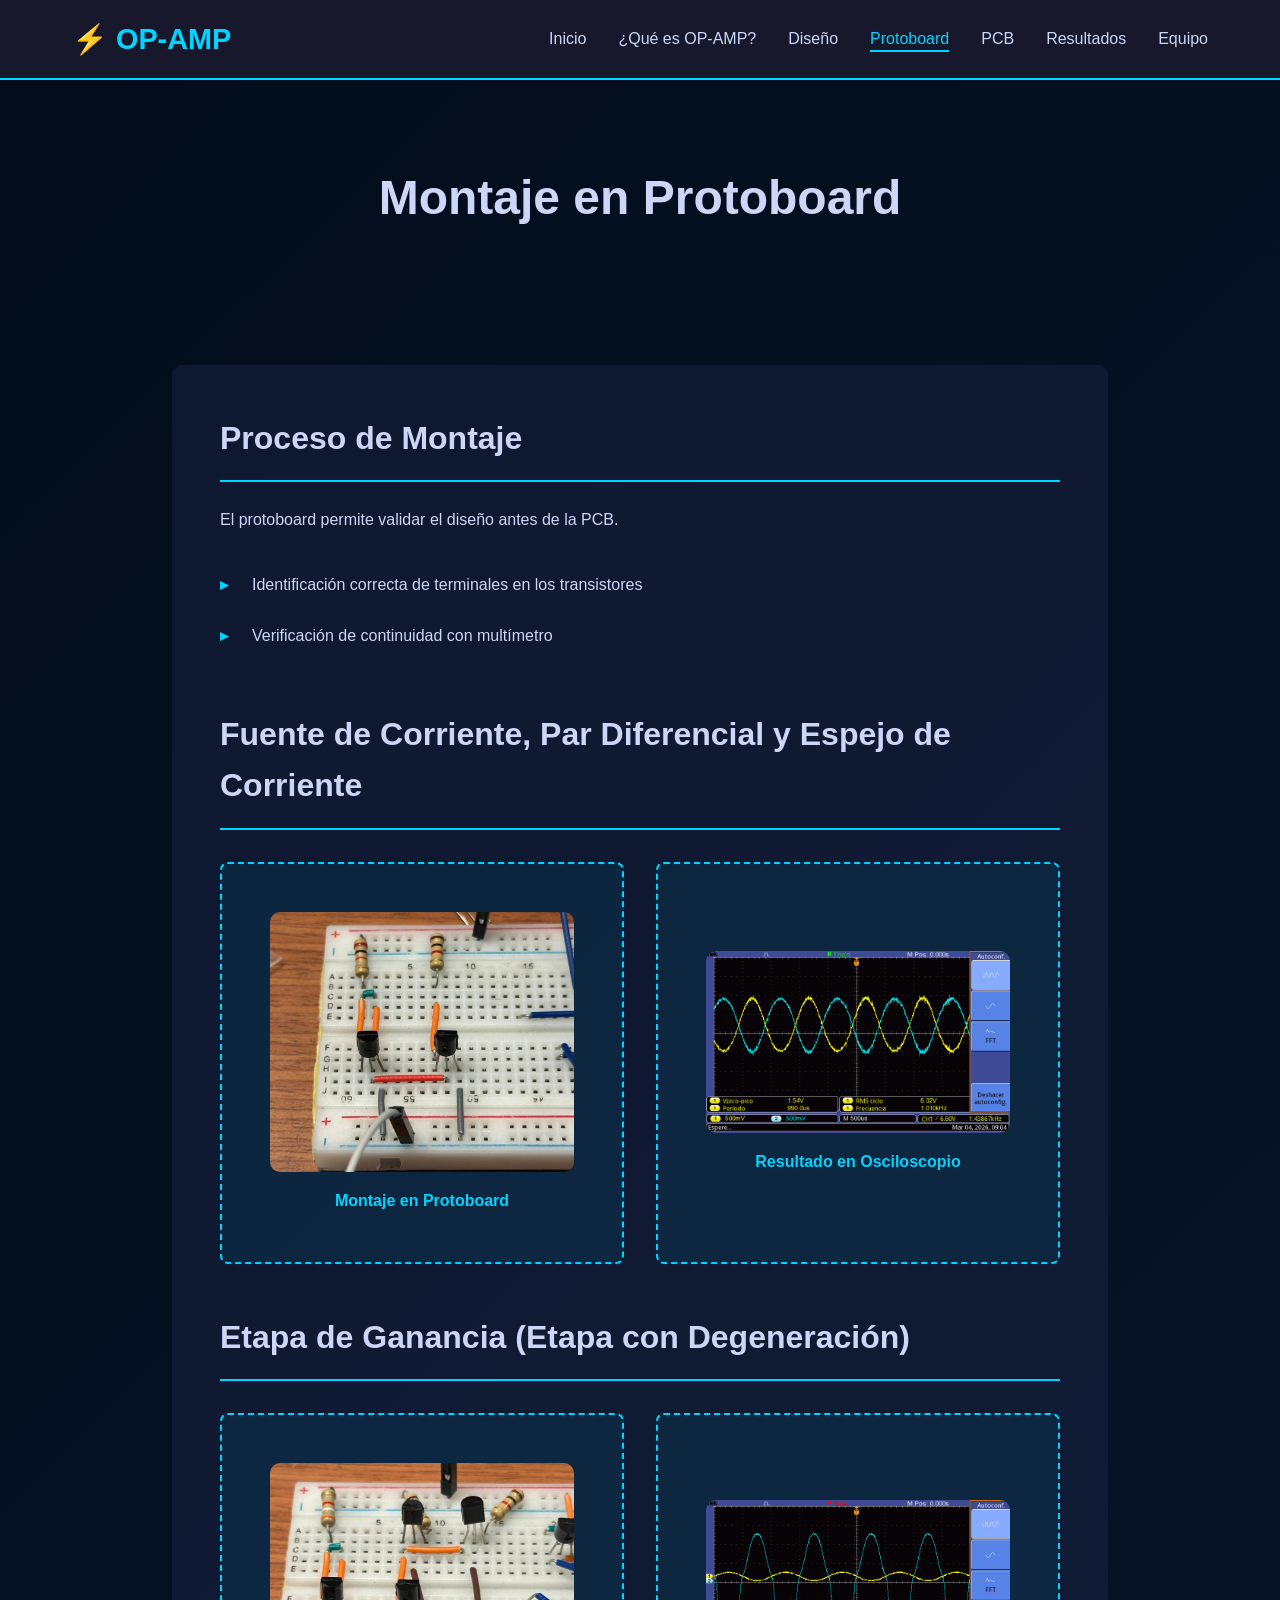
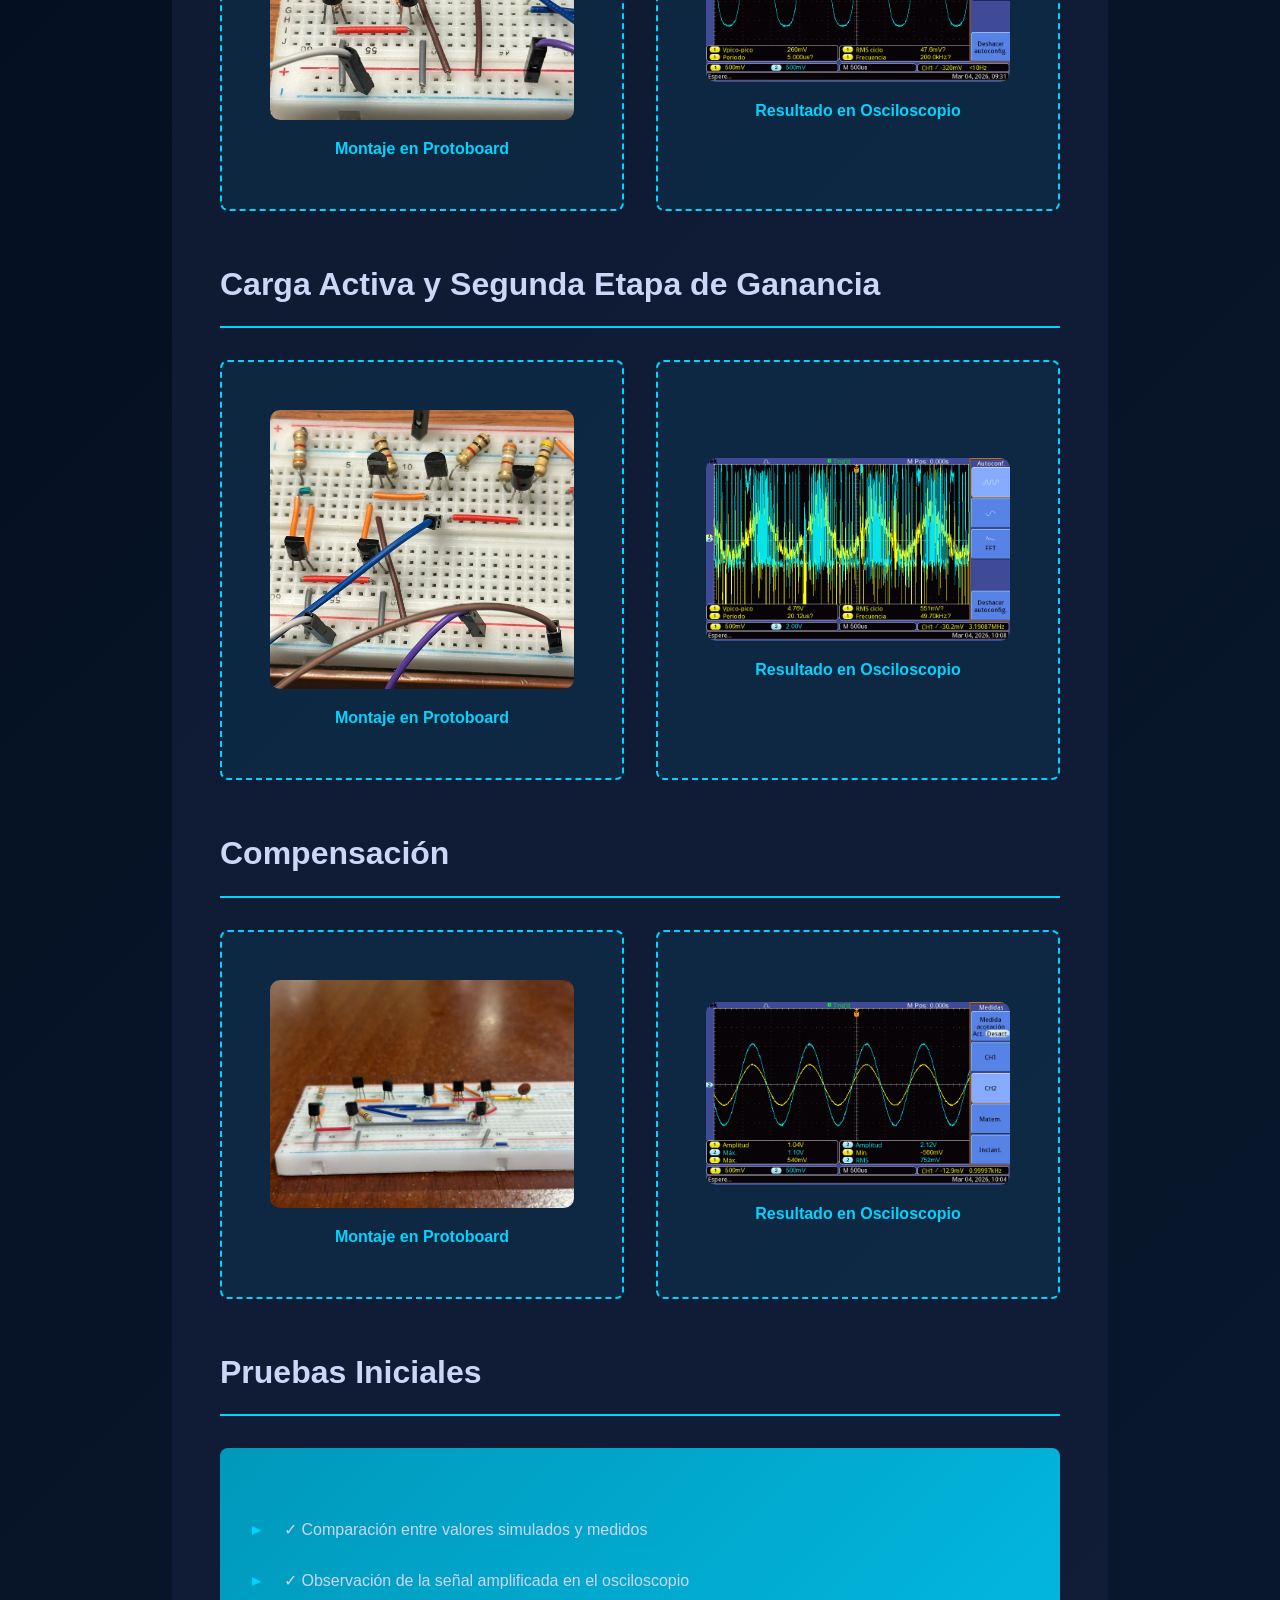
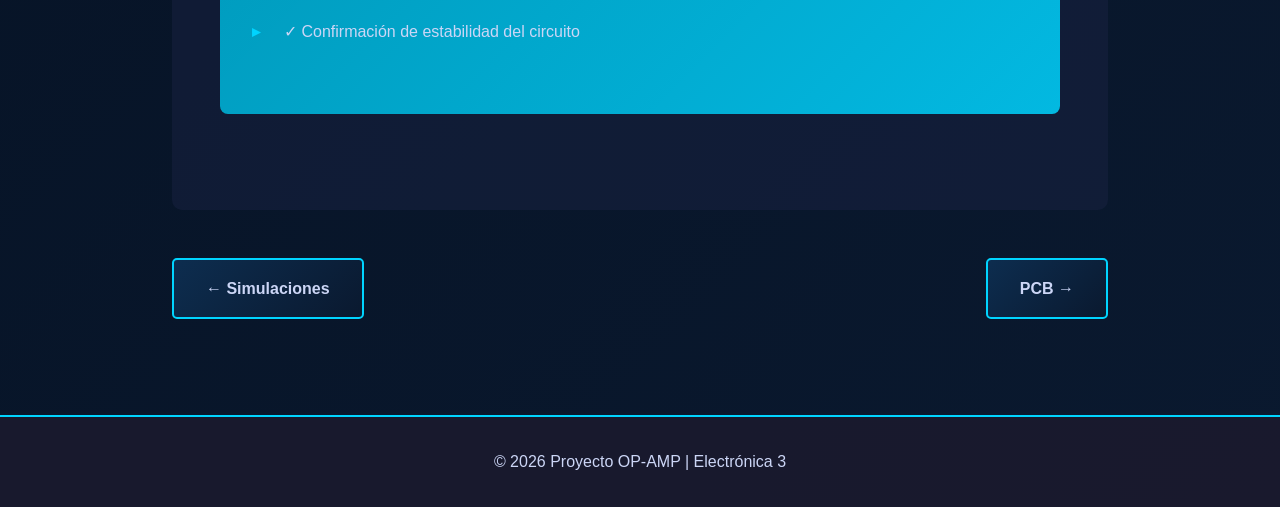
<file: protoboard.html>
<!DOCTYPE html>
<!--
  ╔══════════════════════════════════════════════════════════╗
  ║  ARCHIVO: protoboard.html  →  Página "Protoboard"       ║
  ╚══════════════════════════════════════════════════════════╝
-->
<html lang="es">
<head>
  <meta charset="UTF-8">
  <meta name="viewport" content="width=device-width, initial-scale=1.0">
  <!-- ★ EDITAR: título en la pestaña -->
  <title>Montaje Protoboard - Proyecto OP-AMP</title>
  <link rel="stylesheet" href="styles.css">
  <link rel="stylesheet" href="pages.css">
</head>
<body>

  <nav class="navbar">
    <div class="nav-container">
      <div class="nav-logo">⚡ OP-AMP</div>
      <ul class="nav-menu">
        <li><a href="index.html"        class="nav-link">Inicio</a></li>
        <li><a href="opamp.html"        class="nav-link">¿Qué es OP-AMP?</a></li>
        <li><a href="diseño.html"       class="nav-link">Diseño</a></li>
        <!-- active → página actual -->
        <li><a href="protoboard.html"   class="nav-link active">Protoboard</a></li>
        <li><a href="pcb.html"          class="nav-link">PCB</a></li>
        <li><a href="resultados.html"   class="nav-link">Resultados</a></li>
        <li><a href="equipo.html"       class="nav-link">Equipo</a></li>
      </ul>
    </div>
  </nav>

  <main class="page-container">

    <div class="page-header">
      <!-- ★ EDITAR: título y subtítulo de la página -->
      <h1>Montaje en Protoboard</h1>
      
    </div>

    <div class="page-content">

      <!-- ══════════ SECCIÓN: Proceso ══════════ -->
      <section>
        <h2>Proceso de Montaje</h2>
        <!-- ★ EDITAR: descripción del proceso -->
        <p>El protoboard permite validar el diseño antes de la PCB.</p>
        <ul class="list-items">
          <li>Identificación correcta de terminales en los transistores</li>
          <li>Verificación de continuidad con multímetro</li>
        
        </ul>
      </section>

      


<!-- ══════════ SECCIÓN: Fuente de Corriente ══════════ -->
<section>
  <h2>Fuente de Corriente, Par Diferencial y Espejo de Corriente</h2>

  <div class="images-grid">
    <div class="image-box">
      <img src="images/proto1.jpg" alt="Montaje en protoboard" style="width:100%; border-radius:10px;">
      <div class="image-box-title">Montaje en Protoboard</div>
    </div>

    <div class="image-box">
      <img src="images/os1.jpg" alt="Resultado en osciloscopio" style="width:100%; border-radius:10px;">
      <div class="image-box-title">Resultado en Osciloscopio</div>
    </div>
  </div>
</section>


<!-- ══════════ SECCIÓN: Etapa de Ganancia ══════════ -->
<section>
  <h2>Etapa de Ganancia (Etapa con Degeneración)</h2>

  <div class="images-grid">
    <div class="image-box">
      <img src="images/proto2.jpg" alt="Montaje en protoboard" style="width:100%; border-radius:10px;">
      <div class="image-box-title">Montaje en Protoboard</div>
    </div>

    <div class="image-box">
      <img src="images/os2.jpg" alt="Resultado en osciloscopio" style="width:100%; border-radius:10px;">
      <div class="image-box-title">Resultado en Osciloscopio</div>
    </div>
  </div>
</section>


<!-- ══════════ SECCIÓN: Carga Activa ══════════ -->
<section>
  <h2>Carga Activa y Segunda Etapa de Ganancia</h2>

  <div class="images-grid">
    <div class="image-box">
      <img src="images/proto3.jpg" alt="Montaje en protoboard" style="width:100%; border-radius:10px;">
      <div class="image-box-title">Montaje en Protoboard</div>
    </div>

    <div class="image-box">
      <img src="images/os3.jpg" alt="Resultado en osciloscopio" style="width:100%; border-radius:10px;">
      <div class="image-box-title">Resultado en Osciloscopio</div>
    </div>
  </div>
</section>


<!-- ══════════ SECCIÓN: Compensación ══════════ -->
<section>
  <h2>Compensación</h2>

  <div class="images-grid">
    <div class="image-box">
      <img src="images/proto4.jpg" alt="Montaje en protoboard" style="width:100%; border-radius:10px;">
      <div class="image-box-title">Montaje en Protoboard</div>
    </div>

    <div class="image-box">
      <img src="images/os4.jpg" alt="Resultado en osciloscopio" style="width:100%; border-radius:10px;">
      <div class="image-box-title">Resultado en Osciloscopio</div>
    </div>
  </div>
</section>















      <!-- ══════════ SECCIÓN: Pruebas ══════════ -->
      <section>
        <h2>Pruebas Iniciales</h2>
        <!-- highlight-section → caja cyan para resultados positivos -->
        <!-- ★ EDITAR: lista de pruebas realizadas -->
        <div class="highlight-section">
          <ul class="list-items">
            <li>✓ Comparación entre valores simulados y medidos</li>
  
            <li>✓ Observación de la señal amplificada en el osciloscopio</li>
            <li>✓ Confirmación de estabilidad del circuito</li>
          </ul>
        </div>
      </section>

    </div>

    <div class="page-nav">
      <a href="diseño.html" class="nav-btn">← Simulaciones</a>
      <a href="pcb.html"          class="nav-btn next">PCB →</a>
    </div>

  </main>

  <footer class="footer">
    <div class="container">
      <p>&copy; 2026 Proyecto OP-AMP | Electrónica 3</p>
    </div>
  </footer>

  <script src="script.js"></script>
</body>
</html>
</file>
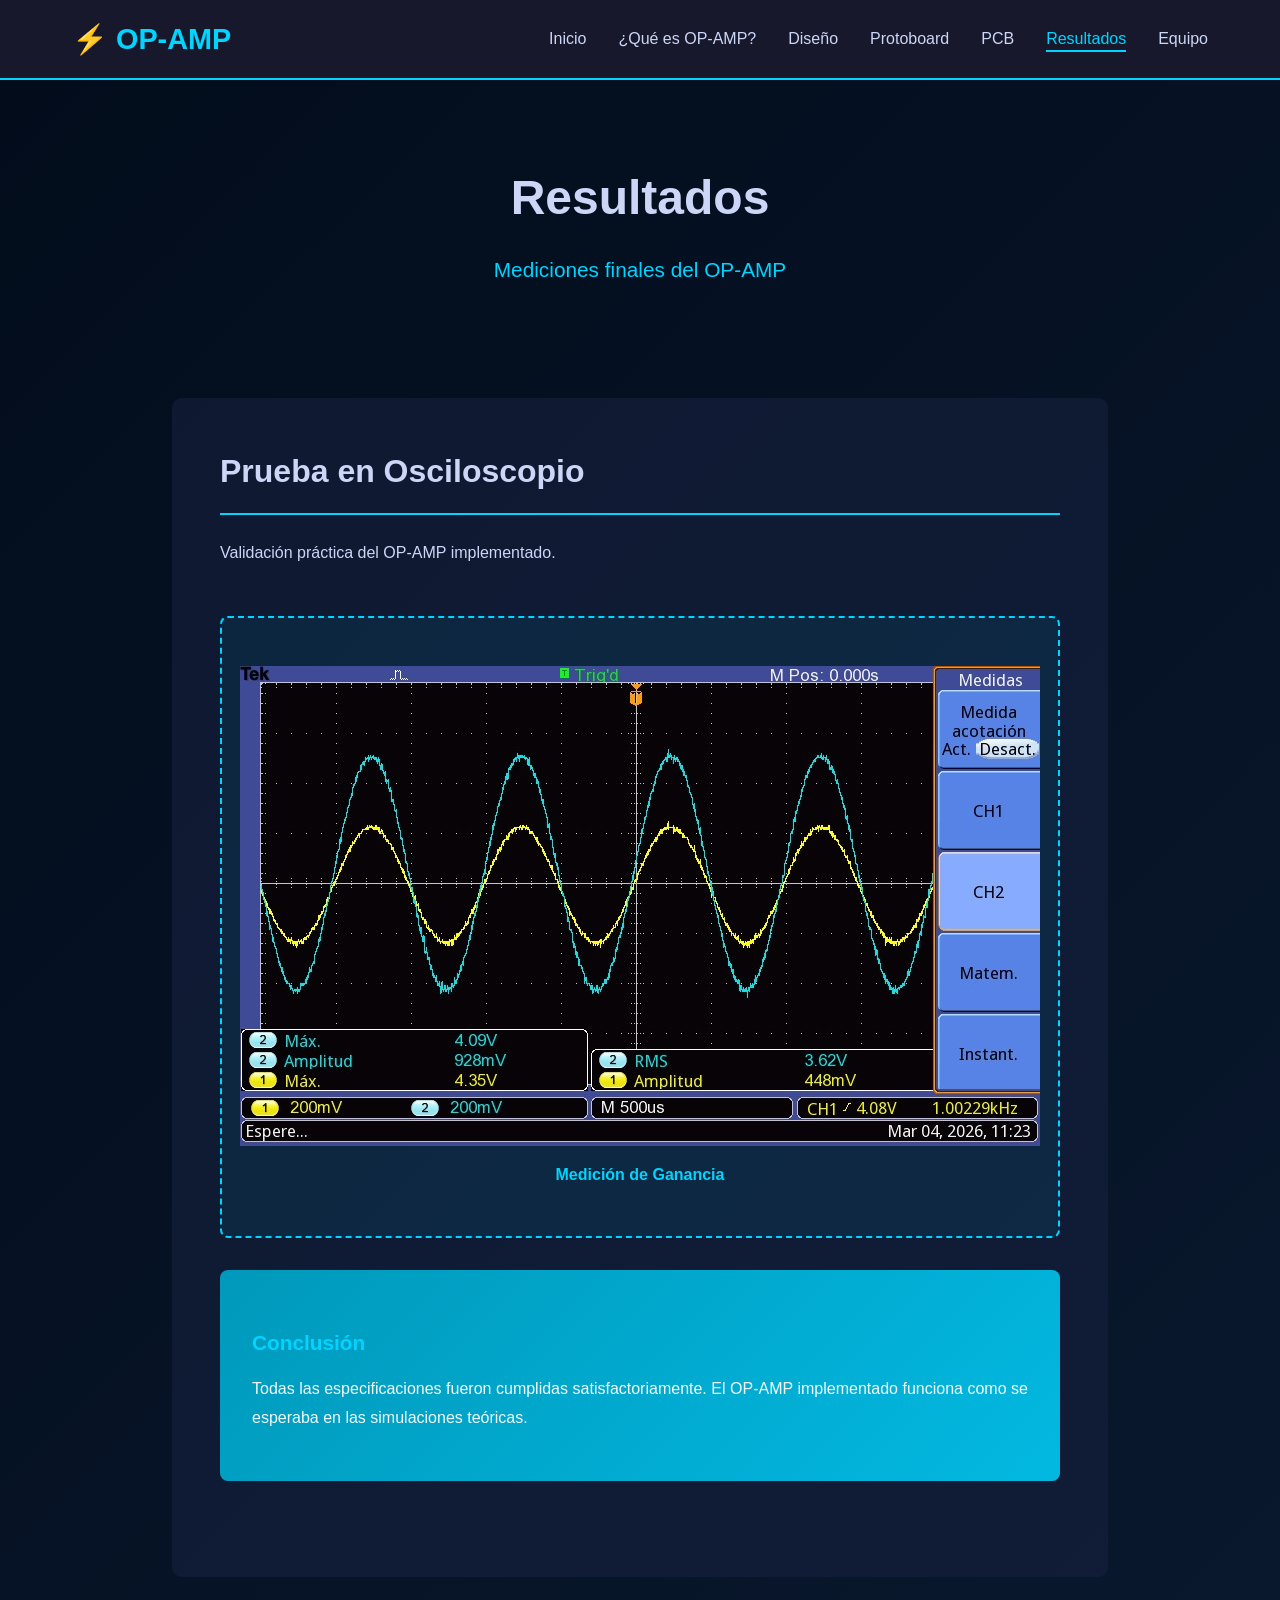
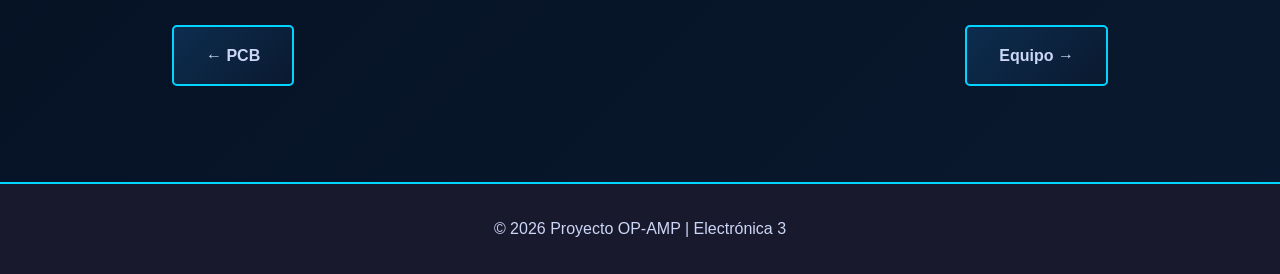
<file: resultados.html>
<!DOCTYPE html>
<!--
  ╔══════════════════════════════════════════════════════════╗
  ║  ARCHIVO: resultados.html  →  Página "Resultados"       ║
  ╚══════════════════════════════════════════════════════════╝
  
  CONSEJO: Para agregar una nueva prueba, copia esta sección
  completa y pégala antes del cierre de .page-content:
  
  <section>
    <h2>Prueba X: Nombre</h2>
    <div class="image-box">
      [Tu imagen aquí]
      <div class="image-box-title">Título de la imagen</div>
    </div>
    <p><strong>Resultado:</strong> [escribe el resultado]</p>
    <p><strong>Especificación:</strong> [escribe la especificación] ✓</p>
  </section>
-->
<html lang="es">
<head>
  <meta charset="UTF-8">
  <meta name="viewport" content="width=device-width, initial-scale=1.0">
  <title>Resultados - Proyecto OP-AMP</title>
  <link rel="stylesheet" href="styles.css">
  <link rel="stylesheet" href="pages.css">
</head>
<body>

  <nav class="navbar">
    <div class="nav-container">
      <div class="nav-logo">⚡ OP-AMP</div>
      <ul class="nav-menu">
        <li><a href="index.html"        class="nav-link">Inicio</a></li>
        <li><a href="opamp.html"        class="nav-link">¿Qué es OP-AMP?</a></li>
        <li><a href="diseño.html"       class="nav-link">Diseño</a></li>
       
        <li><a href="protoboard.html"   class="nav-link">Protoboard</a></li>
        <li><a href="pcb.html"          class="nav-link">PCB</a></li>
        <!-- active → página actual -->
        <li><a href="resultados.html"   class="nav-link active">Resultados</a></li>
        <li><a href="equipo.html"       class="nav-link">Equipo</a></li>
      </ul>
    </div>
  </nav>

  <main class="page-container">

    <div class="page-header">
      <!-- ★ EDITAR: título y subtítulo -->
      <h1>Resultados</h1>
      <p class="page-subtitle">Mediciones finales del OP-AMP</p>
    </div>

    <div class="page-content">

      <!-- ══════════ INTRODUCCIÓN ══════════ -->
      <section>
        <h2>Prueba en Osciloscopio</h2>
        <!-- ★ EDITAR: descripción general -->
        <p>Validación práctica del OP-AMP implementado.</p>
      </section>
      
      <div class="image-box">
       <img src="images/osciloscopio.jpg" alt="Captura del osciloscopio mostrando la ganancia DC" class="result-image">
      <div class="image-box-title">Medición de Ganancia</div>
       </div>




      
      <!-- ══════════ CONCLUSIÓN ══════════ -->
      <section>
        <!-- highlight-section → caja cyan para la conclusión final -->
        <div class="highlight-section">
          <!-- ★ EDITAR: conclusión general del proyecto -->
          <h3>Conclusión</h3>
          <p>Todas las especificaciones fueron cumplidas satisfactoriamente. El OP-AMP implementado funciona como se esperaba en las simulaciones teóricas.</p>
        </div>
      </section>

    </div>

    <div class="page-nav">
      <a href="pcb.html"    class="nav-btn">← PCB</a>
      <a href="equipo.html" class="nav-btn next">Equipo →</a>
    </div>

  </main>

  <footer class="footer">
    <div class="container">
      <p>&copy; 2026 Proyecto OP-AMP | Electrónica 3</p>
    </div>
  </footer>

  <script src="script.js"></script>
</body>
</html>
</file>
<file: styles.css>
/*
╔══════════════════════════════════════════════════════════════╗
║  ARCHIVO: styles.css  →  ESTILOS PRINCIPALES                ║
║  Controla colores, tamaños, fuentes y diseño de TODAS       ║
║  las páginas. Es el archivo más importante para cambiar      ║
║  la apariencia del sitio.                                   ║
╚══════════════════════════════════════════════════════════════╝

¿CÓMO FUNCIONA EL CSS?
────────────────────────────────────────────────────────────────
  .nombre-clase { propiedad: valor; }
  
  Ejemplo:
  .navbar { background: blue; }  →  pone fondo azul a la barra

¿CÓMO EDITAR COLORES?
────────────────────────────────────────────────────────────────
  Los colores se escriben así:
  • Por nombre:  red, blue, white, black, green
  • En HEX:      #FF0000 (rojo), #00FF00 (verde), #0000FF (azul)
  • En RGB:      rgb(255, 0, 0)
  
  La sección más importante está abajo: las VARIABLES DE COLOR
  (están dentro de :root { ... })
  Cambia solo esos valores para cambiar toda la paleta del sitio.
*/

/* ─────────────────────────────────────────────────────────────
   RESET: borra los márgenes y rellenos por defecto del navegador
   No necesitas tocar esto
   ───────────────────────────────────────────────────────────── */
* {
    margin: 0;
    padding: 0;
    box-sizing: border-box;  /* hace que los tamaños sean más predecibles */
}


/* ─────────────────────────────────────────────────────────────
   ★★★ VARIABLES DE COLOR (aquí cambias toda la paleta) ★★★
   
   :root es como un diccionario de colores.
   Define el color una vez y lo usa en todo el sitio.
   
   ¿CÓMO CAMBIAR LOS COLORES?
   Solo cambia el valor (el código hexadecimal) de cada variable.
   Por ejemplo: --highlight: #00d4ff;  →  --highlight: #ff6600;
   Y automáticamente cambia en toda la página.
   ───────────────────────────────────────────────────────────── */
:root {
    --primary:    #020c1b;  /* ★ Color de fondo más oscuro (esquina superior izq) */
    --secondary:  #0a192f;  /* ★ Color de fondo secundario (esquina inferior der) */
    --accent:     #0d2d4f;  /* ★ Color de fondo de tarjetas y cajas */
    --highlight:  #00d4ff;  /* ★ Color principal de acento (cyan/azul brillante).
                                  Úsalo para cambiar el color de botones, bordes,
                                  títulos de tarjetas, subrayados activos, etc. */
    --light:      #f0f8ff;  /* Color claro (poco usado actualmente) */
    --text-dark:  #0a192f;  /* Color de texto en fondos claros */
    --text-light: #ccd6f6;  /* ★ Color del texto principal (sobre fondo oscuro) */
    --border:     #1e3a5f;  /* Color de bordes sutiles */
}


/* ─────────────────────────────────────────────────────────────
   SCROLL SUAVE: al hacer clic en un enlace, la página
   se desplaza suavemente en vez de saltar
   ───────────────────────────────────────────────────────────── */
html {
    scroll-behavior: smooth;
}


/* ─────────────────────────────────────────────────────────────
   CUERPO DE LA PÁGINA (fondo general)
   ───────────────────────────────────────────────────────────── */
body {
    /* ★ EDITAR: fuente del texto. Puedes cambiar 'Segoe UI' por otra fuente */
    font-family: 'Segoe UI', Tahoma, Geneva, Verdana, sans-serif;

    /* Fondo degradado diagonal de --primary a --secondary */
    /* ★ EDITAR: cambia 135deg para cambiar la dirección del degradado */
    background: linear-gradient(135deg, var(--primary) 0%, var(--secondary) 100%);

    color: var(--text-light);  /* color del texto general */
    line-height: 1.6;          /* espaciado entre líneas (1.6 = cómodo para leer) */
    min-height: 100vh;         /* la página ocupa al menos toda la pantalla */
}


/* ═══════════════════════════════════════════════════════════
   BARRA DE NAVEGACIÓN (menú superior)
   ═══════════════════════════════════════════════════════════ */

.navbar {
    /* ★ EDITAR: color de fondo de la barra (rgba = color con transparencia) */
    /* rgba(26, 26, 46, 0.95)  →  el 0.95 es 95% opaco */
    background: rgba(26, 26, 46, 0.95);
    
    backdrop-filter: blur(10px); /* efecto vidrio esmerilado (borroso) */
    padding: 1rem 0;             /* espaciado arriba y abajo */
    position: sticky;            /* se queda fija arriba al hacer scroll */
    top: 0;                      /* pegada al tope de la pantalla */
    z-index: 1000;               /* encima de todo lo demás */

    /* ★ EDITAR: cambia --highlight por otro color si quieres otra línea inferior */
    border-bottom: 2px solid var(--highlight);
}

.nav-container {
    max-width: 1200px;    /* ancho máximo del contenido */
    margin: 0 auto;       /* centrado horizontalmente */
    padding: 0 2rem;      /* espacio a los lados */
    display: flex;        /* los elementos van en fila */
    justify-content: space-between;  /* logo a la izq, menú a la der */
    align-items: center;  /* centrados verticalmente */
}

.nav-logo {
    /* ★ EDITAR: tamaño y color del logo/nombre a la izquierda */
    font-size: 1.8rem;
    font-weight: 700;     /* negrita */
    color: var(--highlight);
}

.nav-menu {
    display: flex;        /* los ítems del menú van en fila */
    list-style: none;     /* quita los puntos de lista */
    gap: 2rem;            /* espacio entre cada ítem */
    flex-wrap: wrap;      /* si no caben, pasan a la siguiente línea */
}

.nav-link {
    color: var(--text-light);
    text-decoration: none;  /* quita el subrayado de los enlaces */
    font-weight: 500;
    position: relative;     /* necesario para el subrayado animado */
    transition: color 0.3s ease;  /* el color cambia suavemente al pasar el mouse */
}

/* Línea subrayada animada debajo de cada enlace */
.nav-link::after {
    content: '';          /* elemento vacío (es solo visual) */
    position: absolute;
    bottom: -5px;
    left: 0;
    width: 0;             /* empieza con ancho 0 (invisible) */
    height: 2px;
    background: var(--highlight);
    transition: width 0.3s ease;  /* se anima el ancho */
}

/* Al pasar el mouse O si es el enlace activo → la línea aparece completa */
.nav-link:hover::after,
.nav-link.active::after {
    width: 100%;  /* la línea se expande al 100% */
}

/* Color del enlace al pasar el mouse o si está activo */
.nav-link:hover,
.nav-link.active {
    color: var(--highlight);
}

/* Botón ☰ hamburguesa (solo visible en celular) */
.hamburger {
    display: none;         /* oculto en pantallas grandes */
    flex-direction: column;
    cursor: pointer;
}

.hamburger span {
    width: 25px;
    height: 3px;
    background: var(--highlight);
    margin: 5px 0;
    transition: 0.3s;
}


/* ═══════════════════════════════════════════════════════════
   SECCIÓN HERO (portada grande con título e imagen)
   ═══════════════════════════════════════════════════════════ */

.hero {
    max-width: 1200px;
    margin: 0 auto;
    /* ★ EDITAR: padding = espacio interno (arriba/abajo  izq/der) */
    padding: 4rem 2rem;
    display: grid;
    grid-template-columns: 1fr 1fr;  /* dos columnas iguales */
    gap: 3rem;              /* espacio entre las dos columnas */
    align-items: center;    /* centradas verticalmente */
}

.hero-content h1 {
    /* ★ EDITAR: tamaño del título principal */
    font-size: 3.5rem;
    color: var(--text-light);
    margin-bottom: 1rem;
    line-height: 1.2;  /* separación entre líneas del título */
}

.hero-subtitle {
    /* ★ EDITAR: tamaño y color del subtítulo */
    font-size: 1.3rem;
    color: var(--highlight);
    margin-bottom: 2rem;
}

.hero-buttons {
    display: flex;
    gap: 1rem;
    flex-wrap: wrap;
}


/* ─────────────────────────────────────────────────────────────
   BOTONES (btn = botón base, btn-primary = sólido, btn-outline = borde)
   ───────────────────────────────────────────────────────────── */
.btn {
    padding: 0.8rem 2rem;   /* ★ EDITAR: tamaño del botón (alto izq/der) */
    border-radius: 5px;      /* esquinas redondeadas */
    text-decoration: none;   /* quita subrayado */
    font-weight: 600;
    transition: all 0.3s ease;
    display: inline-block;
    border: none;
    cursor: pointer;
}

/* Botón sólido (fondo cyan) */
.btn-primary {
    background: var(--highlight);  /* ★ fondo del botón principal */
    color: white;                  /* ★ texto del botón principal */
}

.btn-primary:hover {
    transform: translateY(-3px);   /* se mueve 3px hacia arriba al pasar el mouse */
    box-shadow: 0 10px 25px rgba(0, 212, 255, 0.35);  /* sombra cyan */
}

/* Botón con borde (sin fondo) */
.btn-outline {
    border: 2px solid var(--highlight);
    color: var(--highlight);
    background: transparent;
}

.btn-outline:hover {
    background: var(--highlight);  /* al pasar el mouse se rellena */
    color: white;
}


/* Caja placeholder (donde va la imagen en el hero) */
.placeholder-box {
    background: rgba(0, 212, 255, 0.07);  /* fondo muy sutil */
    border: 2px dashed var(--highlight);   /* borde punteado */
    padding: 4rem;
    border-radius: 10px;
    text-align: center;
    color: var(--text-light);
    height: 300px;          /* ★ EDITAR: alto de la caja de imagen */
    display: flex;
    align-items: center;
    justify-content: center;
}


/* ═══════════════════════════════════════════════════════════
   SECCIÓN OVERVIEW (fondo de las tarjetas del menú)
   ═══════════════════════════════════════════════════════════ */

.overview {
    /* Fondo semitransparente (el 0.5 es 50% opaco) */
    background: rgba(22, 33, 62, 0.5);
    padding: 4rem 2rem;  /* ★ EDITAR: espacio interno */
    margin: 3rem 0;      /* espacio exterior arriba y abajo */
}

.container {
    max-width: 1200px;
    margin: 0 auto;
}

.section-title {
    /* ★ EDITAR: tamaño del título de sección */
    font-size: 2.5rem;
    text-align: center;
    margin-bottom: 3rem;
    color: var(--text-light);
}

/* Grilla de tarjetas (se adapta automáticamente al ancho) */
.cards-grid {
    display: grid;
    /* auto-fit = cuantas quepan; minmax(280px, 1fr) = mínimo 280px cada una */
    grid-template-columns: repeat(auto-fit, minmax(280px, 1fr));
    gap: 2rem;  /* ★ EDITAR: espacio entre tarjetas */
}

/* Tarjeta individual */
.card {
    background: linear-gradient(135deg, rgba(15, 52, 96, 0.7), rgba(22, 33, 62, 0.7));
    border: 2px solid var(--accent);
    padding: 2rem;
    border-radius: 8px;          /* esquinas redondeadas */
    transition: all 0.3s ease;   /* animación suave al hover */
    text-decoration: none;
    color: inherit;
    display: flex;
    flex-direction: column;
}

/* Efecto al pasar el mouse sobre una tarjeta */
.card:hover {
    border-color: var(--highlight);
    transform: translateY(-10px);  /* sube 10px */
    box-shadow: 0 15px 35px rgba(0, 212, 255, 0.2);  /* sombra cyan */
}

.card-icon {
    font-size: 2.5rem;  /* ★ EDITAR: tamaño del emoji de la tarjeta */
    margin-bottom: 1rem;
}

.card h3 {
    color: var(--highlight);  /* ★ EDITAR: color del título de tarjeta */
    margin-bottom: 0.5rem;
}

.card p {
    color: var(--text-light);
    flex-grow: 1;  /* ocupa el espacio disponible */
}


/* ═══════════════════════════════════════════════════════════
   SECCIÓN INFO (texto + cajitas de estadísticas)
   ═══════════════════════════════════════════════════════════ */

.info {
    padding: 4rem 2rem;
}

.info-content {
    display: grid;
    grid-template-columns: 2fr 1fr;  /* texto más ancho que estadísticas */
    gap: 3rem;
    align-items: center;
}

.info-text h2 {
    font-size: 2.5rem;
    margin-bottom: 1.5rem;
    color: var(--text-light);
}

.info-text p {
    margin-bottom: 1rem;
    color: var(--text-light);
    text-align: justify;  /* texto justificado (como en un libro) */
}

.info-stats {
    display: flex;
    flex-direction: column;  /* las cajitas van una debajo de la otra */
    gap: 2rem;
}

/* Cajita de estadística (número + etiqueta) */
.stat-box {
    background: linear-gradient(135deg, var(--accent), var(--secondary));
    padding: 2rem;
    border-radius: 8px;
    border-left: 4px solid var(--highlight);  /* barra cyan a la izquierda */
    text-align: center;
}

.stat-number {
    font-size: 2.5rem;  /* ★ EDITAR: tamaño del número grande */
    font-weight: 700;
    color: var(--highlight);
}

.stat-label {
    color: var(--text-light);
    margin-top: 0.5rem;
}


/* ═══════════════════════════════════════════════════════════
   FOOTER (pie de página)
   ═══════════════════════════════════════════════════════════ */

.footer {
    background: rgba(26, 26, 46, 0.95);
    border-top: 2px solid var(--highlight);  /* línea cyan arriba */
    padding: 2rem;
    text-align: center;
    color: var(--text-light);
    margin-top: 4rem;
}

.footer-subtitle {
    font-size: 0.9rem;
    color: var(--highlight);
    margin-top: 0.5rem;
}


/* ═══════════════════════════════════════════════════════════
   RESPONSIVE (cómo se ve en celulares y pantallas pequeñas)
   
   @media (max-width: 768px) significa:
   "aplicar estos estilos SOLO cuando la pantalla tenga 768px o menos"
   ═══════════════════════════════════════════════════════════ */
@media (max-width: 768px) {

    /* El hero pasa de 2 columnas a 1 columna */
    .hero {
        grid-template-columns: 1fr;
        padding: 2rem;
    }

    /* El título se hace más pequeño */
    .hero-content h1 {
        font-size: 2.2rem;  /* ★ EDITAR: tamaño del h1 en celular */
    }

    /* El menú de navegación se reduce */
    .nav-menu {
        gap: 1rem;
        font-size: 0.9rem;
    }

    /* Las tarjetas pasan a una sola columna */
    .cards-grid {
        grid-template-columns: 1fr;
    }

    /* La sección info pasa a una sola columna */
    .info-content {
        grid-template-columns: 1fr;
    }

    /* El botón hamburguesa aparece en celular */
    .hamburger {
        display: flex;
    }

    /* El menú de navegación se oculta (el JS lo muestra al clic) */
    .nav-menu {
        display: none;
    }

    .section-title {
        font-size: 2rem;
    }
}
</file>
<file: pages.css>
/*
╔══════════════════════════════════════════════════════════════╗
║  ARCHIVO: pages.css  →  ESTILOS DE PÁGINAS INTERNAS        ║
║  Este archivo aplica a todas las páginas excepto index.html ║
║  (opamp, diseño, simulaciones, protoboard, pcb,             ║
║   resultados, equipo)                                       ║
╚══════════════════════════════════════════════════════════════╝

IMPORTANTE: Este archivo se usa JUNTO con styles.css.
Los colores vienen de las variables definidas en styles.css (:root).
Si quieres cambiar colores, hazlo en styles.css.
*/


/* ─────────────────────────────────────────────────────────────
   CONTENEDOR PRINCIPAL de cada página interna
   Limita el ancho del contenido y lo centra
   ───────────────────────────────────────────────────────────── */
.page-container {
    max-width: 1000px;  /* ★ EDITAR: ancho máximo del contenido de la página */
    margin: 0 auto;     /* centrado horizontal */
    padding: 2rem;      /* espacio alrededor del contenido */
}


/* ─────────────────────────────────────────────────────────────
   ENCABEZADO de cada página (título grande + subtítulo)
   ───────────────────────────────────────────────────────────── */
.page-header {
    text-align: center;
    margin-bottom: 4rem;
    padding: 3rem 0;
}

.page-header h1 {
    /* ★ EDITAR: tamaño del título de cada página interna */
    font-size: 3rem;
    color: var(--text-light);
    margin-bottom: 1rem;
}

/* Subtítulo en cyan debajo del título */
.page-subtitle {
    font-size: 1.3rem;
    color: var(--highlight);
}


/* ─────────────────────────────────────────────────────────────
   CAJA DE CONTENIDO (el recuadro gris azulado con el texto)
   ───────────────────────────────────────────────────────────── */
.page-content {
    /* Fondo semitransparente (0.6 = 60% opaco) */
    background: rgba(22, 33, 62, 0.6);
    border-radius: 10px;   /* esquinas redondeadas */
    padding: 3rem;         /* ★ EDITAR: espacio interno del recuadro */
    margin-bottom: 3rem;
}

.page-content section {
    margin-bottom: 3rem;  /* espacio entre secciones */
}

/* Título de sección H2 (con línea inferior cyan) */
.page-content h2 {
    font-size: 2rem;
    color: var(--text-light);
    margin-bottom: 1.5rem;
    padding-bottom: 1rem;
    border-bottom: 2px solid var(--highlight);  /* ★ línea decorativa abajo */
}

/* Subtítulo H3 (en cyan) */
.page-content h3 {
    font-size: 1.3rem;
    color: var(--highlight);  /* ★ EDITAR: color de los h3 */
    margin: 1.5rem 0 1rem 0;
}

/* Subtítulo H4 */
.page-content h4 {
    font-size: 1.1rem;
    color: var(--text-light);
    margin: 1rem 0 0.5rem 0;
}

/* Párrafos de texto */
.page-content p {
    color: var(--text-light);
    margin-bottom: 1rem;
    line-height: 1.8;     /* espaciado entre líneas */
    text-align: justify;  /* texto justificado */
}


/* ─────────────────────────────────────────────────────────────
   LISTAS con flecha ▸ (en vez de puntos normales)
   ───────────────────────────────────────────────────────────── */
.list-items {
    list-style: none;   /* quita los puntos/números predeterminados */
    margin: 1.5rem 0;
}

.list-items li {
    padding: 0.8rem 0;
    padding-left: 2rem;  /* espacio para la flecha ▸ */
    color: var(--text-light);
    position: relative;
}

/* La flecha ▸ antes de cada ítem de lista */
.list-items li::before {
    content: '▸';        /* ★ EDITAR: cambia el carácter por otro símbolo */
    position: absolute;
    left: 0;
    color: var(--highlight);  /* ★ color de la flecha */
    font-weight: bold;
}


/* ─────────────────────────────────────────────────────────────
   TARJETA DE BLOQUE (block-card)
   Caja con borde izquierdo cyan, para resaltar información
   Aparece en opamp.html y diseño.html
   ───────────────────────────────────────────────────────────── */
.block-card {
    background: linear-gradient(135deg, rgba(0, 212, 255, 0.07), rgba(13, 45, 79, 0.2));
    border-left: 4px solid var(--highlight);  /* ★ barra cyan a la izquierda */
    padding: 1.5rem;
    margin: 2rem 0;
    border-radius: 5px;
}

.block-card h3 {
    margin-top: 0;
}


/* ─────────────────────────────────────────────────────────────
   SECCIÓN RESALTADA (highlight-section)
   Caja de fondo cyan para información muy importante
   ───────────────────────────────────────────────────────────── */
.highlight-section {
    /* Degradado de cyan oscuro a cyan brillante */
    background: linear-gradient(135deg, #0099bb, rgba(0, 212, 255, 0.85));
    padding: 2rem;
    border-radius: 8px;
    margin: 2rem 0;
    color: white;
}

.highlight-section h4 {
    color: white;
    margin-top: 0;
}

.highlight-section p {
    color: rgba(255, 255, 255, 0.95);  /* blanco casi puro */
}


/* ─────────────────────────────────────────────────────────────
   PLACEHOLDER DE IMAGEN (imagen-placeholder)
   Caja punteada que muestra dónde irá una imagen
   ★ CÓMO REEMPLAZARLA CON UNA IMAGEN REAL:
   
   En el HTML, busca el div con class="image-placeholder" y reemplaza
   todo el div por:
   <img src="fotos/tu-imagen.jpg" alt="descripción" style="width:100%; border-radius:8px;">
   ───────────────────────────────────────────────────────────── */
.image-placeholder {
    background: rgba(0, 212, 255, 0.07);
    border: 2px dashed var(--highlight);  /* borde punteado */
    padding: 3rem;
    border-radius: 8px;
    text-align: center;
    color: var(--text-light);
    margin: 2rem 0;
    min-height: 200px;   /* ★ EDITAR: alto mínimo del placeholder */
    display: flex;
    align-items: center;
    justify-content: center;
}


/* ─────────────────────────────────────────────────────────────
   TABLA DE DATOS
   ───────────────────────────────────────────────────────────── */
.table-responsive {
    overflow-x: auto;  /* scroll horizontal en pantallas pequeñas */
    margin: 2rem 0;
}

table {
    width: 100%;
    border-collapse: collapse;
    background: rgba(22, 33, 62, 0.5);
    border-radius: 5px;
    overflow: hidden;
}

/* Encabezado de tabla (fila de títulos) */
th {
    background: var(--highlight);  /* ★ fondo de los encabezados */
    color: white;
    padding: 1rem;
    text-align: left;
    font-weight: 600;
}

/* Celdas de datos */
td {
    padding: 1rem;
    border-bottom: 1px solid var(--accent);
    color: var(--text-light);
}

/* Color de fila al pasar el mouse */
tr:hover {
    background: rgba(0, 212, 255, 0.05);
}


/* ─────────────────────────────────────────────────────────────
   BOTONES DE NAVEGACIÓN ENTRE PÁGINAS (← anterior | siguiente →)
   ───────────────────────────────────────────────────────────── */
.page-nav {
    display: flex;
    justify-content: space-between;  /* uno a la izq, otro a la der */
    gap: 2rem;
    margin-top: 3rem;
}

.nav-btn {
    padding: 1rem 2rem;
    background: linear-gradient(135deg, var(--accent), var(--secondary));
    color: var(--text-light);
    text-decoration: none;
    border-radius: 5px;
    transition: all 0.3s ease;
    border: 2px solid var(--highlight);
    font-weight: 600;
}

.nav-btn:hover {
    background: var(--highlight);   /* fondo cyan al pasar el mouse */
    transform: translateY(-3px);    /* sube levemente */
    box-shadow: 0 10px 25px rgba(0, 212, 255, 0.3);
}

/* Clase extra para empujar el botón "siguiente" a la derecha */
.nav-btn.next {
    margin-left: auto;
}


/* ─────────────────────────────────────────────────────────────
   GRILLA DE IMÁGENES (para mostrar varias fotos en fila)
   Usada en simulaciones.html, protoboard.html, pcb.html, resultados.html
   ───────────────────────────────────────────────────────────── */
.images-grid {
    display: grid;
    /* auto-fit = cuantas quepan; mínimo 300px cada una */
    grid-template-columns: repeat(auto-fit, minmax(300px, 1fr));
    gap: 2rem;
    margin: 2rem 0;
}

/* Caja individual de imagen */
.image-box {
    background: rgba(0, 212, 255, 0.07);
    border: 2px dashed var(--highlight);  /* borde punteado */
    padding: 3rem;
    border-radius: 8px;
    text-align: center;
    color: var(--text-light);
    min-height: 250px;   /* ★ EDITAR: alto mínimo de cada caja de imagen */
    display: flex;
    align-items: center;
    justify-content: center;
    flex-direction: column;
}

/* Texto del título debajo de cada imagen */
.image-box-title {
    color: var(--highlight);
    font-weight: 600;
    margin-top: 1rem;
}


/* ─────────────────────────────────────────────────────────────
   GRILLA DEL EQUIPO (tarjetas de los integrantes)
   Usada en equipo.html
   ───────────────────────────────────────────────────────────── */
.team-grid {
    display: grid;
    grid-template-columns: repeat(auto-fit, minmax(250px, 1fr));
    gap: 2rem;
    margin-top: 2rem;
}

/* Tarjeta de cada integrante */
.team-card {
    background: linear-gradient(135deg, rgba(0, 212, 255, 0.07), rgba(13, 45, 79, 0.2));
    border: 2px solid var(--accent);
    padding: 2rem;
    border-radius: 8px;
    text-align: center;
    transition: all 0.3s ease;
}

/* Efecto al pasar el mouse sobre una tarjeta de equipo */
.team-card:hover {
    border-color: var(--highlight);
    transform: translateY(-10px);  /* sube 10px */
    box-shadow: 0 15px 35px rgba(0, 212, 255, 0.2);
}

/* Emoji/ícono grande del integrante */
.team-icon {
    font-size: 3rem;  /* ★ EDITAR: tamaño del emoji del integrante */
    margin-bottom: 1rem;
}

.team-card h3 {
    color: var(--highlight);  /* nombre en cyan */
    margin: 0 0 0.5rem 0;
}

.team-role {
    color: var(--highlight);
    font-weight: 600;
    font-size: 0.95rem;
}

.team-description {
    color: var(--text-light);
    font-size: 0.9rem;
}


/* ═══════════════════════════════════════════════════════════
   RESPONSIVE para páginas internas (celulares)
   ═══════════════════════════════════════════════════════════ */
@media (max-width: 768px) {

    .page-container {
        padding: 1rem;
    }

    .page-content {
        padding: 1.5rem;  /* menos padding en celular */
    }

    .page-header h1 {
        font-size: 2rem;  /* título más pequeño en celular */
    }

    /* Los botones de nav pasan a una columna */
    .page-nav {
        flex-direction: column;
    }

    .nav-btn {
        width: 100%;
        text-align: center;
    }

    .nav-btn.next {
        margin-left: 0;
    }

    /* Las grillas pasan a una sola columna */
    .images-grid {
        grid-template-columns: 1fr;
    }

    .team-grid {
        grid-template-columns: 1fr;
    }
}
</file>
